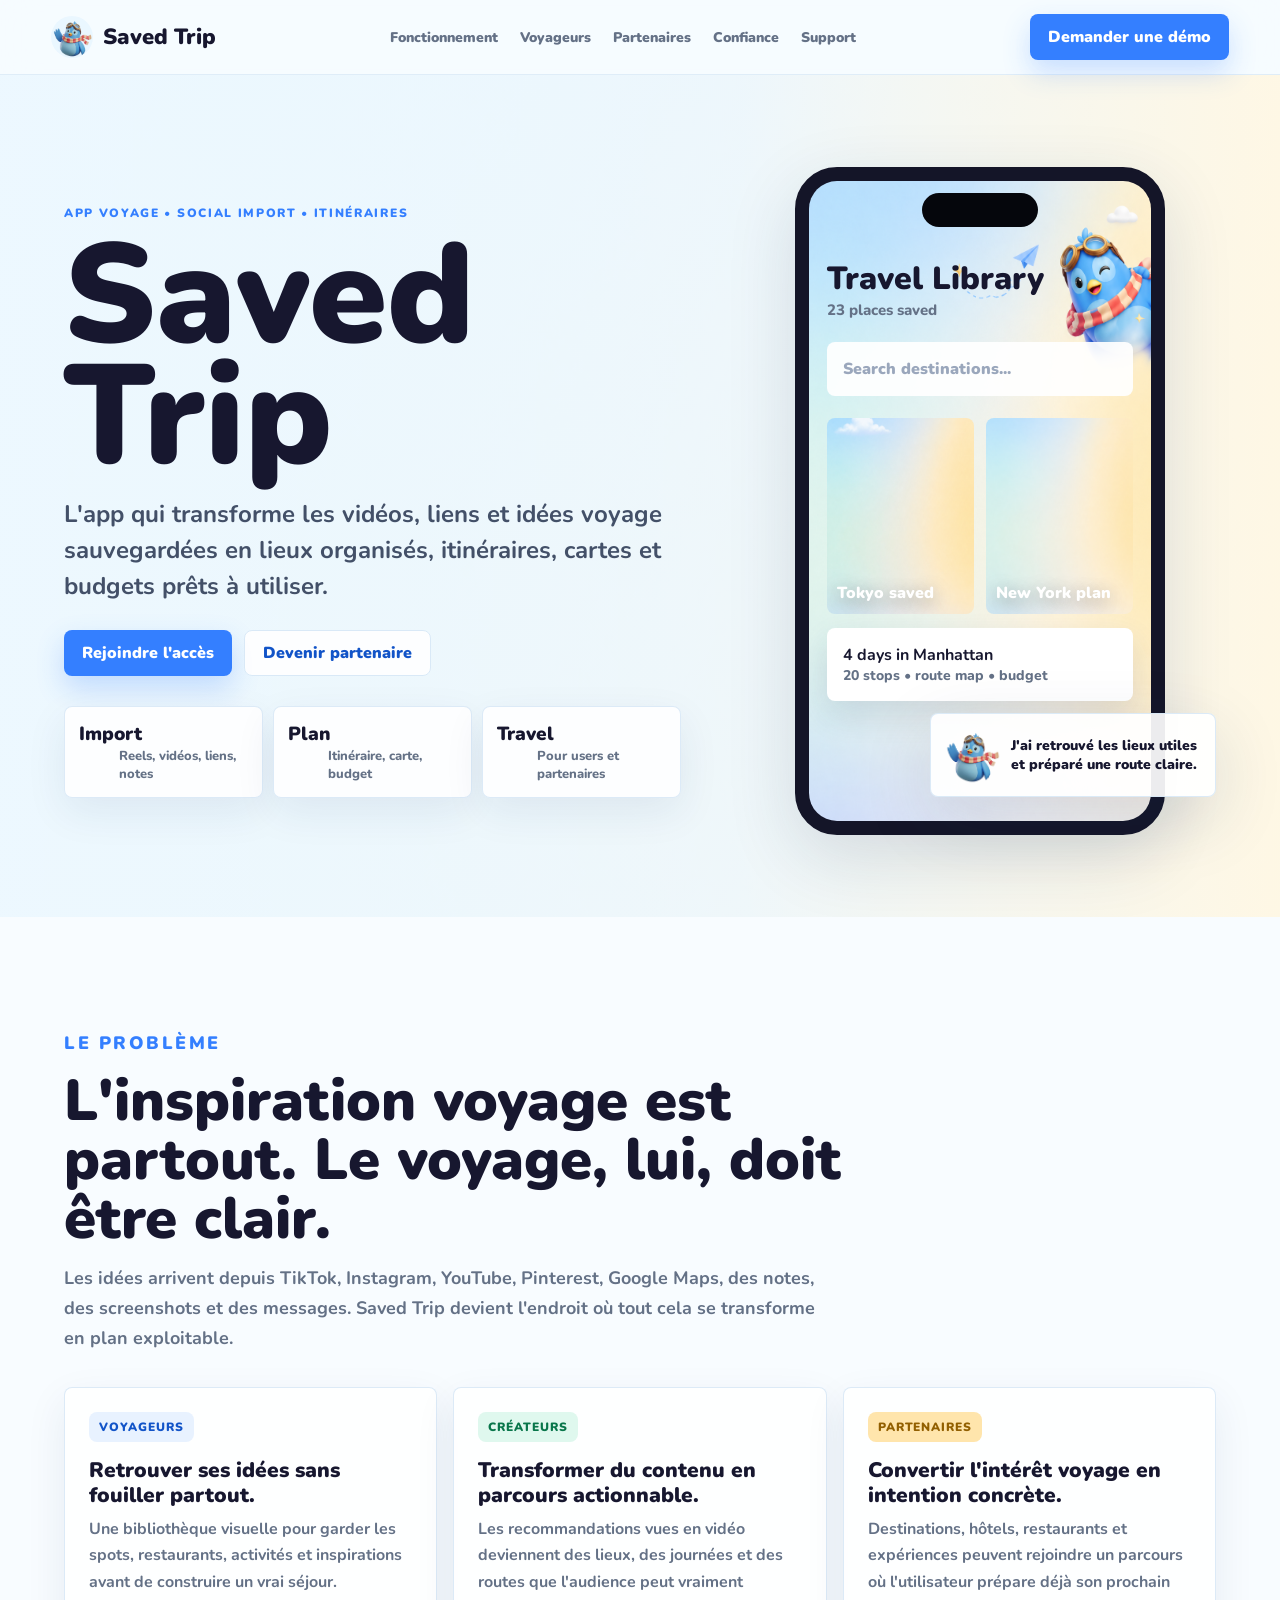
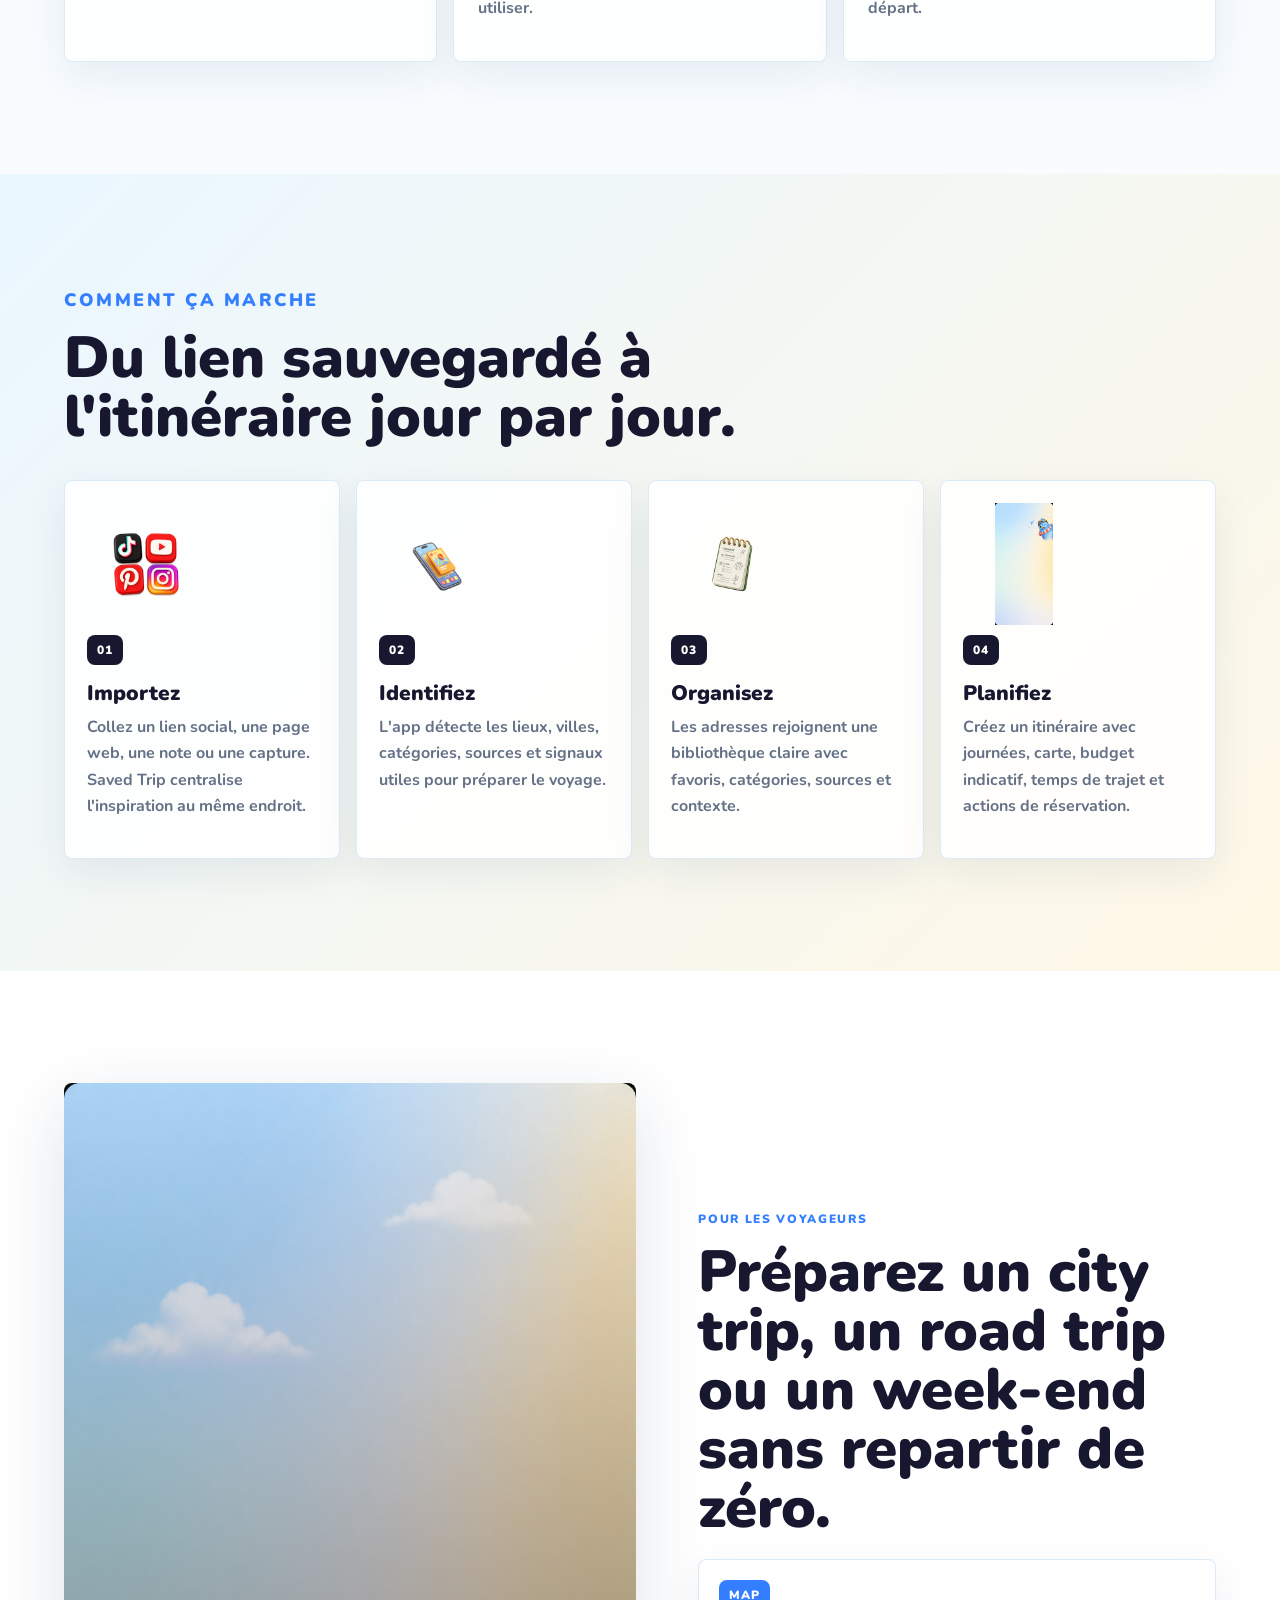
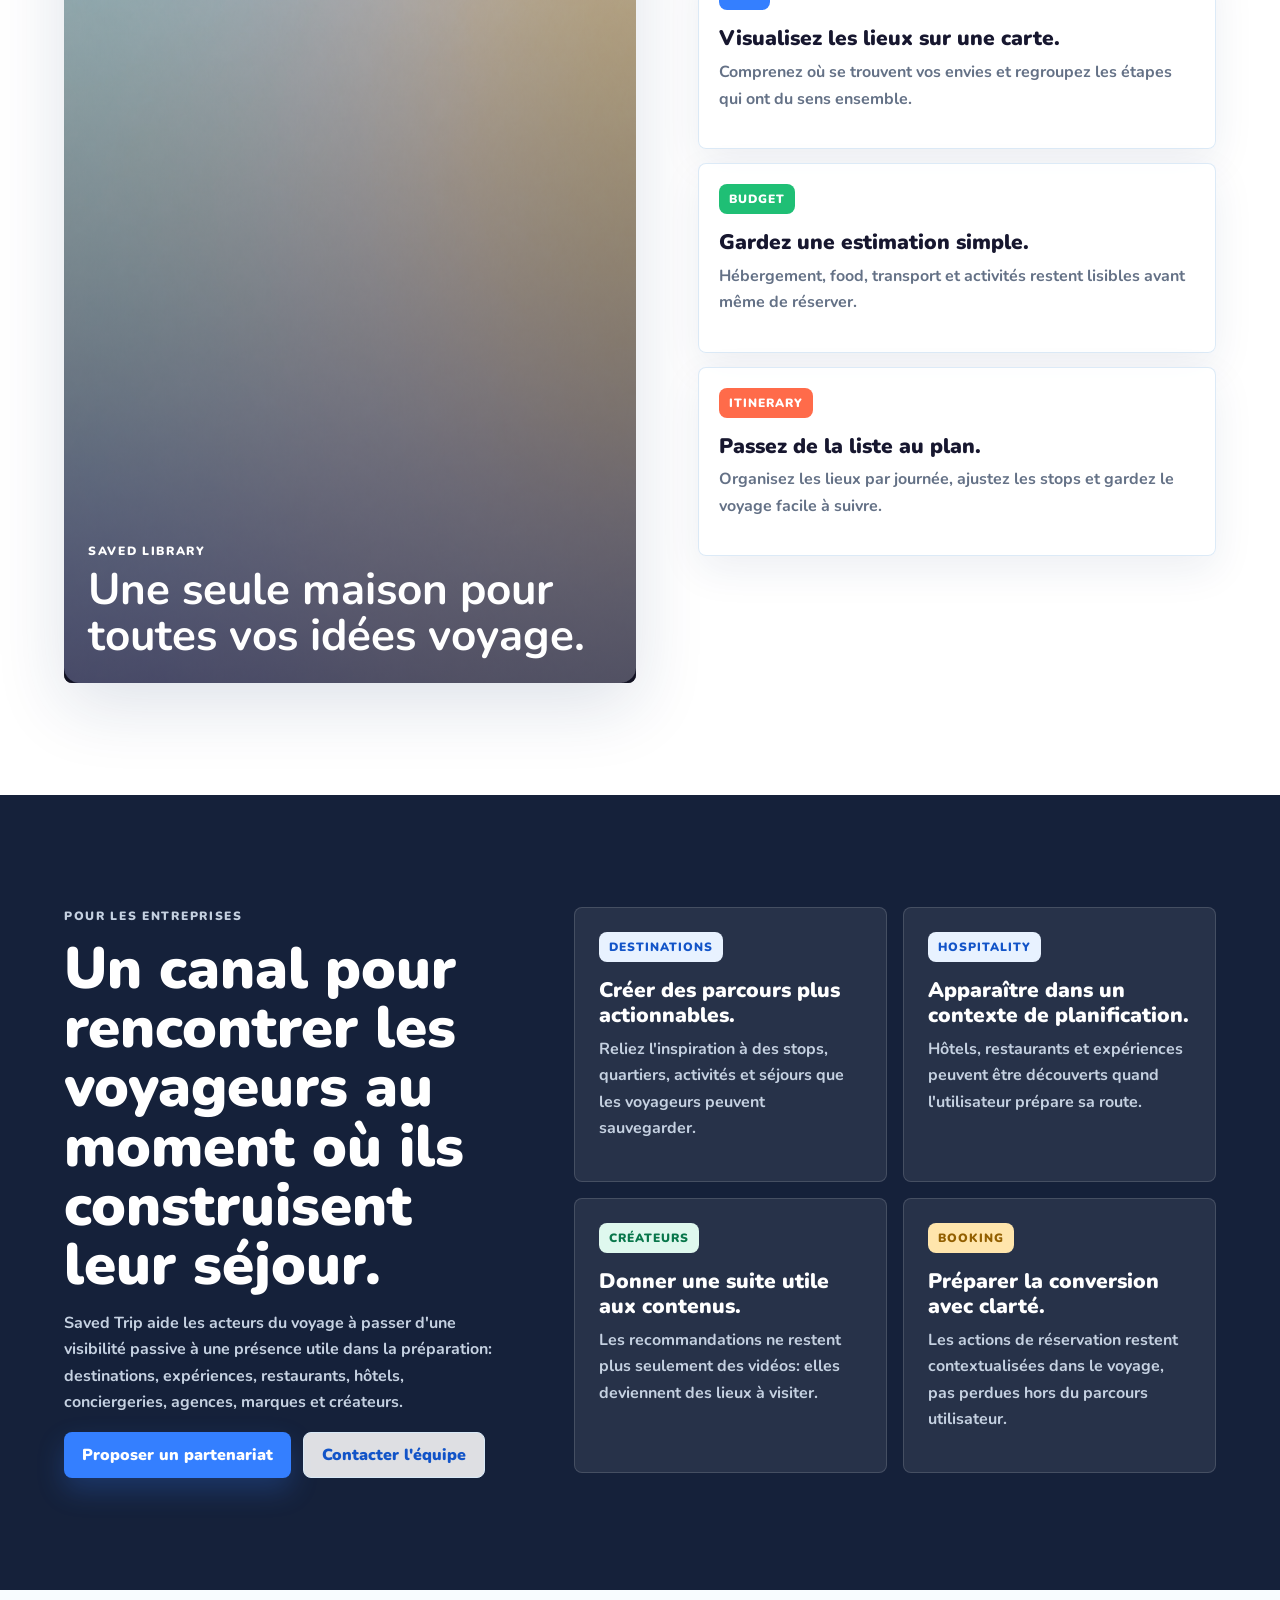
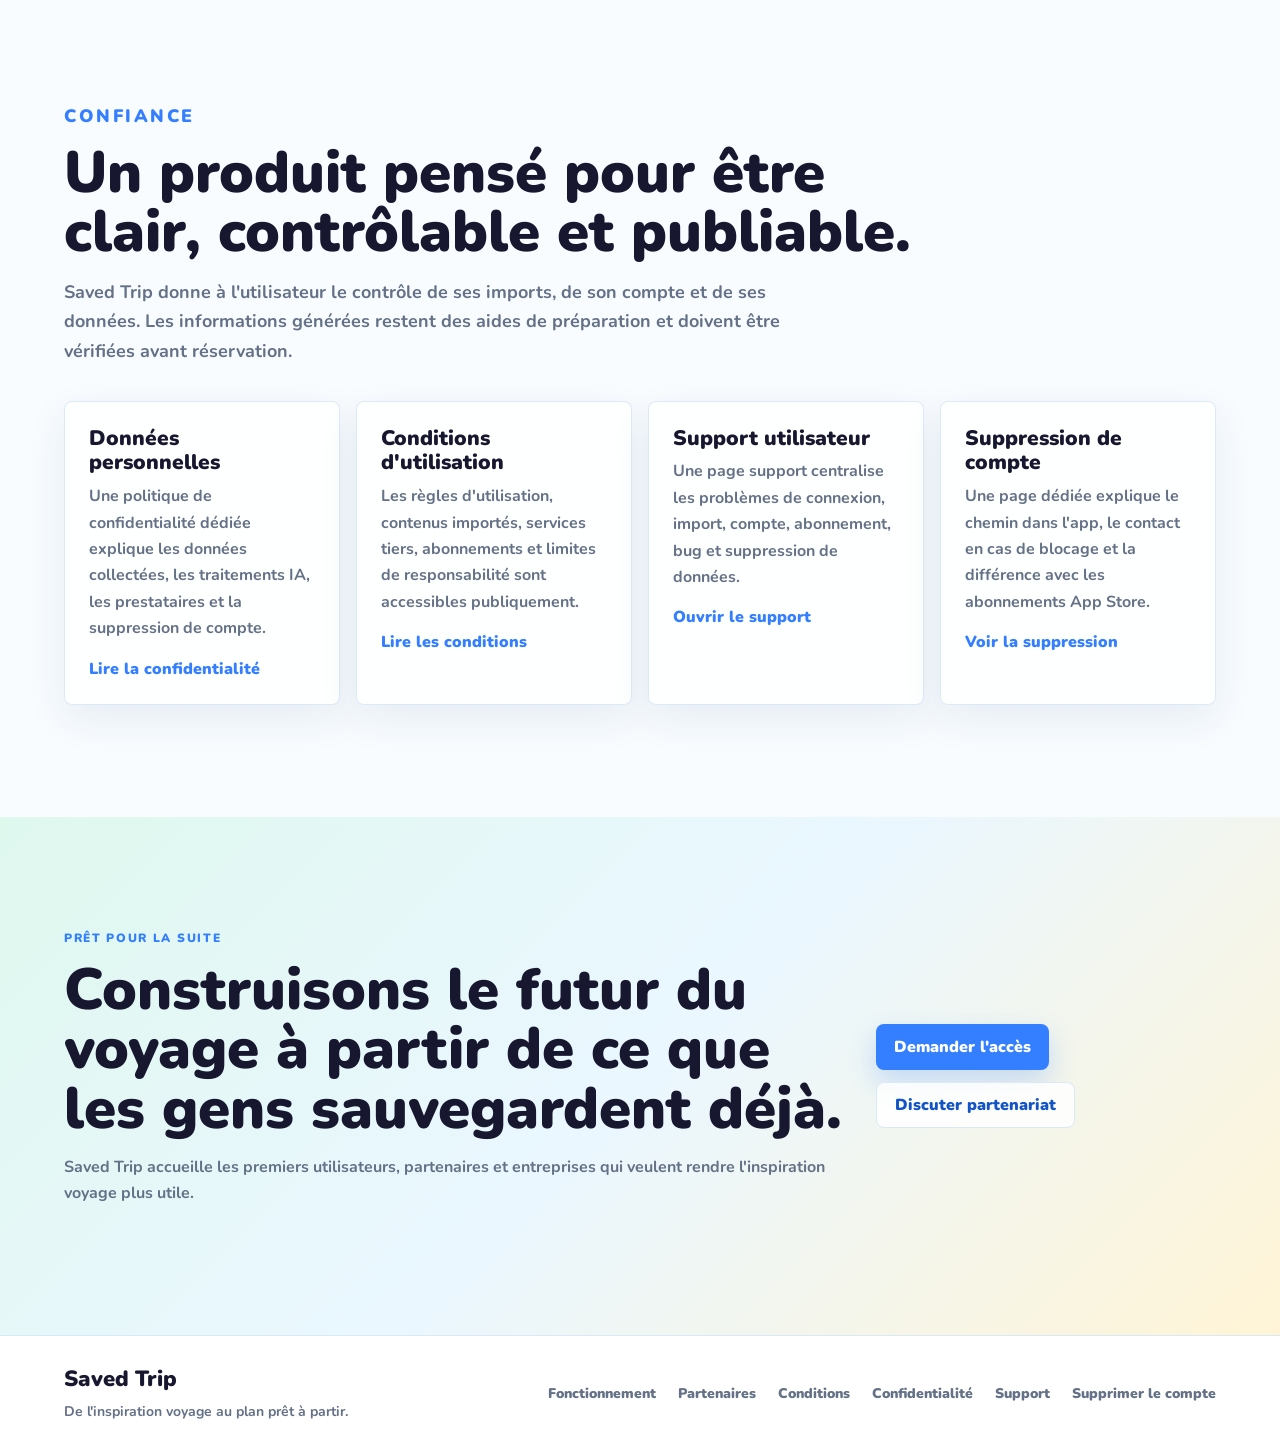
<file: index.html>
<!doctype html>
<html lang="fr">
  <head>
    <meta charset="utf-8">
    <meta name="viewport" content="width=device-width, initial-scale=1">
    <title>Saved Trip - De l'inspiration voyage au plan prêt à partir</title>
    <meta
      name="description"
      content="Saved Trip transforme vos vidéos, liens et idées sauvegardées en lieux organisés, itinéraires, cartes et budgets. Une app pour voyageurs, créateurs et partenaires travel."
    >
    <link rel="canonical" href="https://www.savedtrip.com/">
    <meta property="og:title" content="Saved Trip - Transformez vos inspirations en voyages">
    <meta
      property="og:description"
      content="Importez vos inspirations voyage, retrouvez les lieux importants et préparez un itinéraire clair avec Saved Trip."
    >
    <meta property="og:image" content="https://www.savedtrip.com/assets/import_link_background.png">
    <meta name="theme-color" content="#edf8ff">
    <link rel="icon" href="/assets/pingui_welcome.png">
    <link rel="preconnect" href="https://fonts.googleapis.com">
    <link rel="preconnect" href="https://fonts.gstatic.com" crossorigin>
    <link
      href="https://fonts.googleapis.com/css2?family=Nunito:wght@400;600;700;800;900&display=swap"
      rel="stylesheet"
    >
    <link rel="stylesheet" href="/styles.css">
  </head>
  <body>
    <header class="site-header" aria-label="Navigation principale">
      <a class="brand" href="/" aria-label="Saved Trip accueil">
        <img src="/assets/pingui_welcome.png" alt="" class="brand-mark">
        <span>Saved Trip</span>
      </a>
      <nav class="nav-links" aria-label="Sections">
        <a href="#fonctionnement">Fonctionnement</a>
        <a href="#voyageurs">Voyageurs</a>
        <a href="#partenaires">Partenaires</a>
        <a href="#confiance">Confiance</a>
        <a href="/support">Support</a>
      </nav>
      <a class="header-cta" href="mailto:support@savedtrip.com?subject=Demo%20Saved%20Trip">Demander une démo</a>
    </header>

    <main id="top">
      <section class="hero-section" aria-labelledby="hero-title">
        <img class="hero-bg" src="/assets/import_link_background.png" alt="">
        <div class="hero-content">
          <p class="kicker">APP VOYAGE • SOCIAL IMPORT • ITINÉRAIRES</p>
          <h1 id="hero-title">Saved Trip</h1>
          <p class="hero-lead">
            L'app qui transforme les vidéos, liens et idées voyage sauvegardées en lieux organisés, itinéraires, cartes et budgets prêts à utiliser.
          </p>
          <div class="hero-actions" aria-label="Actions principales">
            <a class="primary-action" href="mailto:support@savedtrip.com?subject=Acces%20Saved%20Trip">Rejoindre l'accès</a>
            <a class="secondary-action" href="#partenaires">Devenir partenaire</a>
          </div>
          <dl class="hero-proof" aria-label="Points forts Saved Trip">
            <div>
              <dt>Import</dt>
              <dd>Reels, vidéos, liens, notes</dd>
            </div>
            <div>
              <dt>Plan</dt>
              <dd>Itinéraire, carte, budget</dd>
            </div>
            <div>
              <dt>Travel</dt>
              <dd>Pour users et partenaires</dd>
            </div>
          </dl>
        </div>

        <div class="product-stage" aria-label="Aperçu produit Saved Trip">
          <div class="phone-frame">
            <div class="phone-notch"></div>
            <div class="app-screen">
              <div class="screen-top">
                <span>Travel Library</span>
                <small>23 places saved</small>
              </div>
              <div class="screen-search">Search destinations...</div>
              <div class="saved-grid">
                <article>
                  <img src="/assets/travel_library_background.png" alt="">
                  <span>Tokyo saved</span>
                </article>
                <article>
                  <img src="/assets/import_link_background.png" alt="">
                  <span>New York plan</span>
                </article>
              </div>
              <div class="trip-card">
                <strong>4 days in Manhattan</strong>
                <span>20 stops • route map • budget</span>
              </div>
            </div>
          </div>
          <div class="mascot-note">
            <img src="/assets/pingui_welcome.png" alt="">
            <span>J'ai retrouvé les lieux utiles et préparé une route claire.</span>
          </div>
        </div>
      </section>

      <section class="section problem-section" aria-labelledby="problem-title">
        <div class="section-heading">
          <p class="kicker">LE PROBLÈME</p>
          <h2 id="problem-title">L'inspiration voyage est partout. Le voyage, lui, doit être clair.</h2>
          <p>
            Les idées arrivent depuis TikTok, Instagram, YouTube, Pinterest, Google Maps, des notes, des screenshots et des messages. Saved Trip devient l'endroit où tout cela se transforme en plan exploitable.
          </p>
        </div>
        <div class="audience-grid">
          <article>
            <span class="card-label">Voyageurs</span>
            <h3>Retrouver ses idées sans fouiller partout.</h3>
            <p>Une bibliothèque visuelle pour garder les spots, restaurants, activités et inspirations avant de construire un vrai séjour.</p>
          </article>
          <article>
            <span class="card-label">Créateurs</span>
            <h3>Transformer du contenu en parcours actionnable.</h3>
            <p>Les recommandations vues en vidéo deviennent des lieux, des journées et des routes que l'audience peut vraiment utiliser.</p>
          </article>
          <article>
            <span class="card-label">Partenaires</span>
            <h3>Convertir l'intérêt voyage en intention concrète.</h3>
            <p>Destinations, hôtels, restaurants et expériences peuvent rejoindre un parcours où l'utilisateur prépare déjà son prochain départ.</p>
          </article>
        </div>
      </section>

      <section id="fonctionnement" class="section workflow-section" aria-labelledby="workflow-title">
        <div class="section-heading">
          <p class="kicker">COMMENT ÇA MARCHE</p>
          <h2 id="workflow-title">Du lien sauvegardé à l'itinéraire jour par jour.</h2>
        </div>
        <div class="workflow-grid">
          <article class="workflow-card">
            <img src="/assets/pingui_link_www.png" alt="">
            <span class="step">01</span>
            <h3>Importez</h3>
            <p>Collez un lien social, une page web, une note ou une capture. Saved Trip centralise l'inspiration au même endroit.</p>
          </article>
          <article class="workflow-card">
            <img src="/assets/pingui_screenshot_phone_pop.png" alt="">
            <span class="step">02</span>
            <h3>Identifiez</h3>
            <p>L'app détecte les lieux, villes, catégories, sources et signaux utiles pour préparer le voyage.</p>
          </article>
          <article class="workflow-card">
            <img src="/assets/pingui_notes_exact.png" alt="">
            <span class="step">03</span>
            <h3>Organisez</h3>
            <p>Les adresses rejoignent une bibliothèque claire avec favoris, catégories, sources et contexte.</p>
          </article>
          <article class="workflow-card">
            <img src="/assets/home_background_design.png" alt="">
            <span class="step">04</span>
            <h3>Planifiez</h3>
            <p>Créez un itinéraire avec journées, carte, budget indicatif, temps de trajet et actions de réservation.</p>
          </article>
        </div>
      </section>

      <section id="voyageurs" class="section product-section" aria-labelledby="product-title">
        <div class="media-panel">
          <img src="/assets/travel_library_background.png" alt="Aperçu de la bibliothèque Saved Trip">
          <div class="media-caption">
            <span>Saved Library</span>
            <strong>Une seule maison pour toutes vos idées voyage.</strong>
          </div>
        </div>
        <div class="product-copy">
          <p class="kicker">POUR LES VOYAGEURS</p>
          <h2 id="product-title">Préparez un city trip, un road trip ou un week-end sans repartir de zéro.</h2>
          <div class="feature-stack">
            <article>
              <span>Map</span>
              <h3>Visualisez les lieux sur une carte.</h3>
              <p>Comprenez où se trouvent vos envies et regroupez les étapes qui ont du sens ensemble.</p>
            </article>
            <article>
              <span>Budget</span>
              <h3>Gardez une estimation simple.</h3>
              <p>Hébergement, food, transport et activités restent lisibles avant même de réserver.</p>
            </article>
            <article>
              <span>Itinerary</span>
              <h3>Passez de la liste au plan.</h3>
              <p>Organisez les lieux par journée, ajustez les stops et gardez le voyage facile à suivre.</p>
            </article>
          </div>
        </div>
      </section>

      <section id="partenaires" class="section partner-section" aria-labelledby="partner-title">
        <div class="partner-copy">
          <p class="kicker">POUR LES ENTREPRISES</p>
          <h2 id="partner-title">Un canal pour rencontrer les voyageurs au moment où ils construisent leur séjour.</h2>
          <p>
            Saved Trip aide les acteurs du voyage à passer d'une visibilité passive à une présence utile dans la préparation: destinations, expériences, restaurants, hôtels, conciergeries, agences, marques et créateurs.
          </p>
          <div class="hero-actions">
            <a class="primary-action" href="mailto:support@savedtrip.com?subject=Partenariat%20Saved%20Trip">Proposer un partenariat</a>
            <a class="secondary-action" href="/support">Contacter l'équipe</a>
          </div>
        </div>
        <div class="business-grid">
          <article>
            <span>Destinations</span>
            <h3>Créer des parcours plus actionnables.</h3>
            <p>Reliez l'inspiration à des stops, quartiers, activités et séjours que les voyageurs peuvent sauvegarder.</p>
          </article>
          <article>
            <span>Hospitality</span>
            <h3>Apparaître dans un contexte de planification.</h3>
            <p>Hôtels, restaurants et expériences peuvent être découverts quand l'utilisateur prépare sa route.</p>
          </article>
          <article>
            <span>Créateurs</span>
            <h3>Donner une suite utile aux contenus.</h3>
            <p>Les recommandations ne restent plus seulement des vidéos: elles deviennent des lieux à visiter.</p>
          </article>
          <article>
            <span>Booking</span>
            <h3>Préparer la conversion avec clarté.</h3>
            <p>Les actions de réservation restent contextualisées dans le voyage, pas perdues hors du parcours utilisateur.</p>
          </article>
        </div>
      </section>

      <section id="confiance" class="section trust-section" aria-labelledby="trust-title">
        <div class="section-heading">
          <p class="kicker">CONFIANCE</p>
          <h2 id="trust-title">Un produit pensé pour être clair, contrôlable et publiable.</h2>
          <p>
            Saved Trip donne à l'utilisateur le contrôle de ses imports, de son compte et de ses données. Les informations générées restent des aides de préparation et doivent être vérifiées avant réservation.
          </p>
        </div>
        <div class="trust-grid">
          <article>
            <h3>Données personnelles</h3>
            <p>Une politique de confidentialité dédiée explique les données collectées, les traitements IA, les prestataires et la suppression de compte.</p>
            <a href="/privacy">Lire la confidentialité</a>
          </article>
          <article>
            <h3>Conditions d'utilisation</h3>
            <p>Les règles d'utilisation, contenus importés, services tiers, abonnements et limites de responsabilité sont accessibles publiquement.</p>
            <a href="/terms">Lire les conditions</a>
          </article>
          <article>
            <h3>Support utilisateur</h3>
            <p>Une page support centralise les problèmes de connexion, import, compte, abonnement, bug et suppression de données.</p>
            <a href="/support">Ouvrir le support</a>
          </article>
          <article>
            <h3>Suppression de compte</h3>
            <p>Une page dédiée explique le chemin dans l'app, le contact en cas de blocage et la différence avec les abonnements App Store.</p>
            <a href="/delete-account">Voir la suppression</a>
          </article>
        </div>
      </section>

      <section class="section final-cta" aria-labelledby="final-title">
        <div>
          <p class="kicker">PRÊT POUR LA SUITE</p>
          <h2 id="final-title">Construisons le futur du voyage à partir de ce que les gens sauvegardent déjà.</h2>
          <p>Saved Trip accueille les premiers utilisateurs, partenaires et entreprises qui veulent rendre l'inspiration voyage plus utile.</p>
        </div>
        <div class="final-actions">
          <a class="primary-action" href="mailto:support@savedtrip.com?subject=Acces%20Saved%20Trip">Demander l'accès</a>
          <a class="secondary-action" href="mailto:support@savedtrip.com?subject=Partenariat%20Saved%20Trip">Discuter partenariat</a>
        </div>
      </section>
    </main>

    <footer class="site-footer">
      <div>
        <a class="footer-brand" href="/">Saved Trip</a>
        <p>De l'inspiration voyage au plan prêt à partir.</p>
      </div>
      <nav class="footer-links" aria-label="Pages publiques">
        <a href="#fonctionnement">Fonctionnement</a>
        <a href="#partenaires">Partenaires</a>
        <a href="/terms">Conditions</a>
        <a href="/privacy">Confidentialité</a>
        <a href="/support">Support</a>
        <a href="/delete-account">Supprimer le compte</a>
      </nav>
    </footer>
  </body>
</html>
</file>
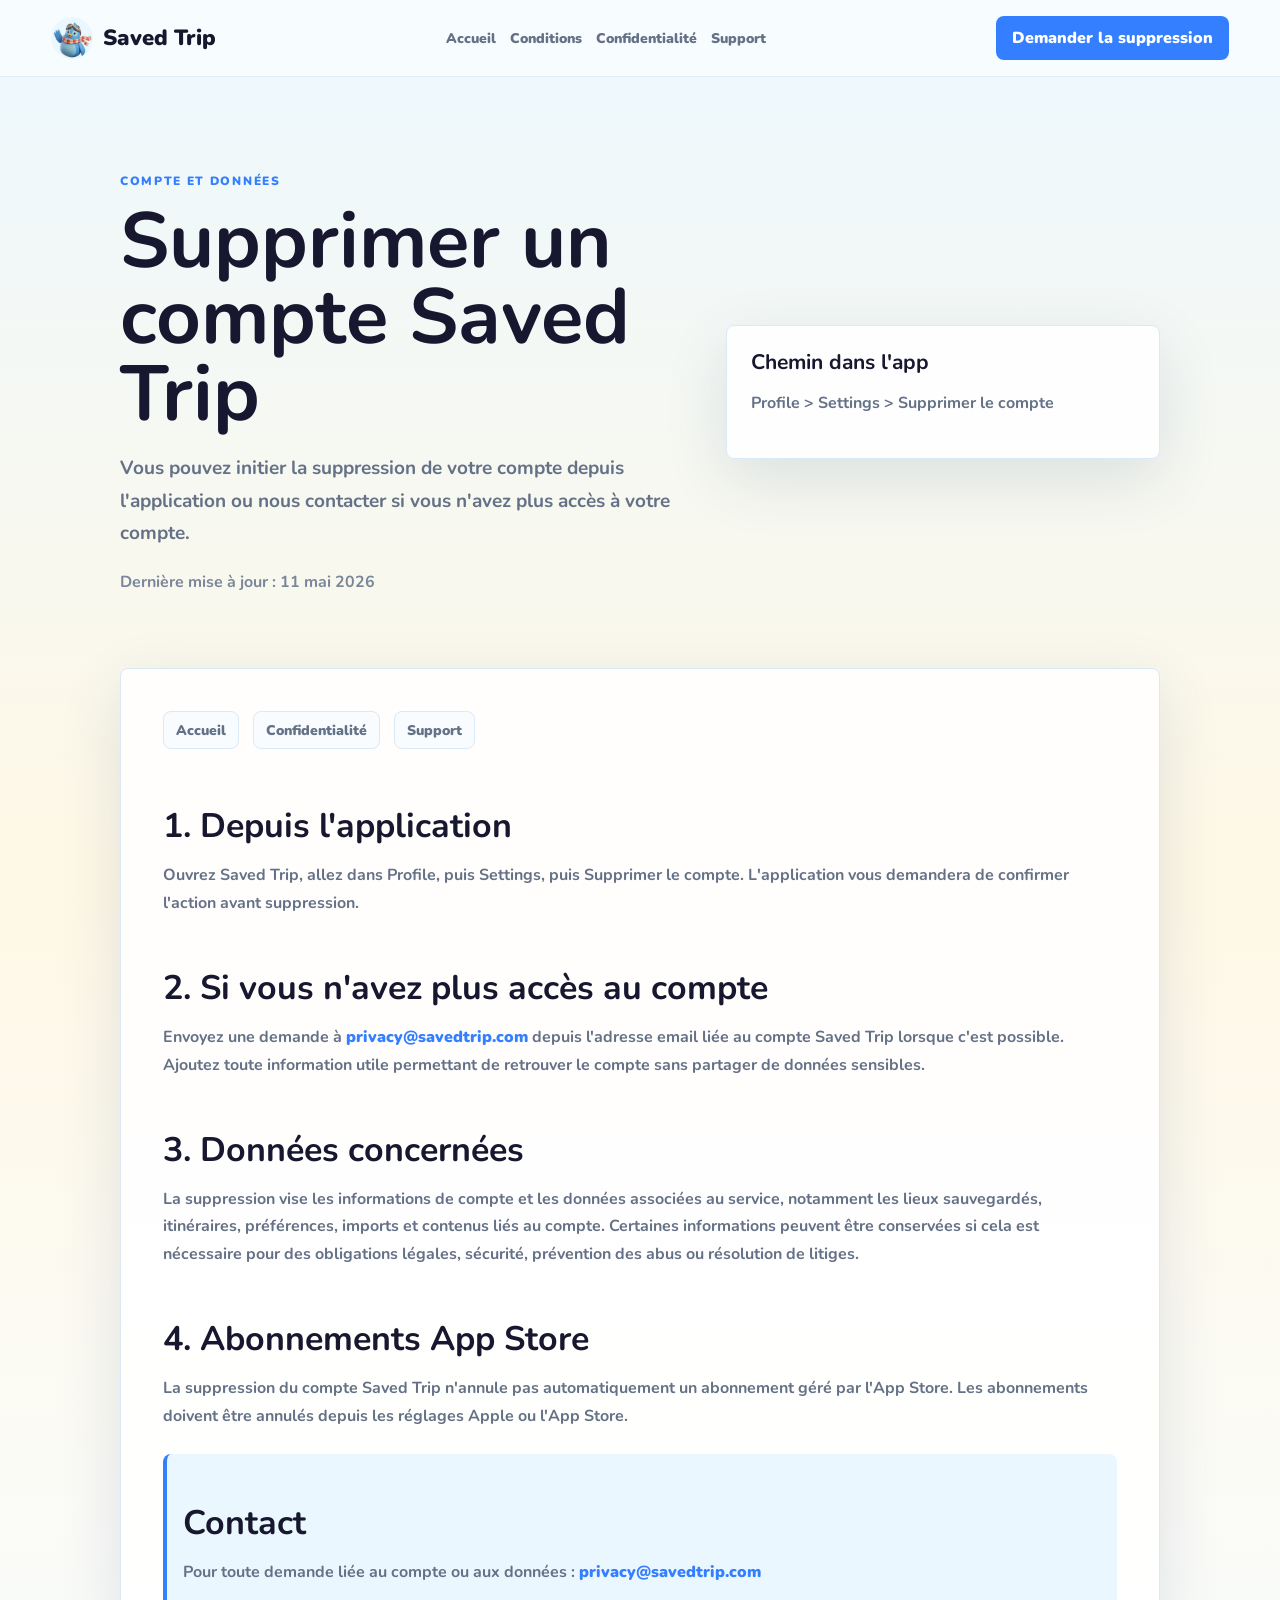
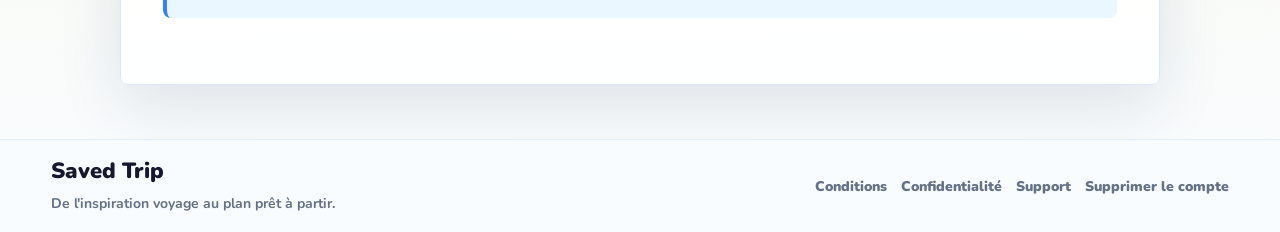
<file: delete-account.html>
<!doctype html>
<html lang="fr">
  <head>
    <meta charset="utf-8">
    <meta name="viewport" content="width=device-width, initial-scale=1">
    <title>Suppression de compte | Saved Trip</title>
    <meta name="description" content="Instructions publiques pour supprimer un compte Saved Trip et demander la suppression des données associées.">
    <link rel="canonical" href="https://www.savedtrip.com/delete-account">
    <link rel="icon" href="/assets/pingui_welcome.png">
    <link rel="preconnect" href="https://fonts.googleapis.com">
    <link rel="preconnect" href="https://fonts.gstatic.com" crossorigin>
    <link href="https://fonts.googleapis.com/css2?family=Nunito:wght@400;600;700;800;900&display=swap" rel="stylesheet">
    <link rel="stylesheet" href="/legal.css">
  </head>
  <body>
    <header class="site-header">
      <a class="brand" href="/">
        <img src="/assets/pingui_welcome.png" alt="">
        <span>Saved Trip</span>
      </a>
      <nav class="nav-links" aria-label="Navigation">
        <a href="/">Accueil</a>
        <a href="/terms">Conditions</a>
        <a href="/privacy">Confidentialité</a>
        <a href="/support">Support</a>
      </nav>
      <a class="header-cta" href="mailto:privacy@savedtrip.com?subject=Suppression%20compte%20Saved%20Trip">Demander la suppression</a>
    </header>

    <main>
      <section class="wrap hero">
        <div class="hero-grid">
          <div>
            <p class="eyebrow">Compte et données</p>
            <h1>Supprimer un compte Saved Trip</h1>
            <p class="lead">
              Vous pouvez initier la suppression de votre compte depuis l'application ou nous contacter si vous n'avez plus accès à votre compte.
            </p>
            <p class="meta">Dernière mise à jour : 11 mai 2026</p>
          </div>
          <aside class="hero-card">
            <h3>Chemin dans l'app</h3>
            <p>Profile &gt; Settings &gt; Supprimer le compte</p>
          </aside>
        </div>
      </section>

      <article class="wrap content-card">
        <nav class="top-links" aria-label="Pages publiques">
          <a class="chip" href="/">Accueil</a>
          <a class="chip" href="/privacy">Confidentialité</a>
          <a class="chip" href="/support">Support</a>
        </nav>

        <section class="section">
          <h2>1. Depuis l'application</h2>
          <p>
            Ouvrez Saved Trip, allez dans Profile, puis Settings, puis Supprimer le compte. L'application vous demandera de confirmer l'action avant suppression.
          </p>
        </section>

        <section class="section">
          <h2>2. Si vous n'avez plus accès au compte</h2>
          <p>
            Envoyez une demande à <a href="mailto:privacy@savedtrip.com?subject=Suppression%20compte%20Saved%20Trip">privacy@savedtrip.com</a> depuis l'adresse email liée au compte Saved Trip lorsque c'est possible. Ajoutez toute information utile permettant de retrouver le compte sans partager de données sensibles.
          </p>
        </section>

        <section class="section">
          <h2>3. Données concernées</h2>
          <p>
            La suppression vise les informations de compte et les données associées au service, notamment les lieux sauvegardés, itinéraires, préférences, imports et contenus liés au compte. Certaines informations peuvent être conservées si cela est nécessaire pour des obligations légales, sécurité, prévention des abus ou résolution de litiges.
          </p>
        </section>

        <section class="section">
          <h2>4. Abonnements App Store</h2>
          <p>
            La suppression du compte Saved Trip n'annule pas automatiquement un abonnement géré par l'App Store. Les abonnements doivent être annulés depuis les réglages Apple ou l'App Store.
          </p>
        </section>

        <section class="notice">
          <h2>Contact</h2>
          <p>
            Pour toute demande liée au compte ou aux données : <a href="mailto:privacy@savedtrip.com">privacy@savedtrip.com</a>
          </p>
        </section>
      </article>
    </main>

    <footer class="site-footer">
      <div>
        <a class="footer-brand" href="/">Saved Trip</a>
        <p>De l'inspiration voyage au plan prêt à partir.</p>
      </div>
      <nav class="footer-links" aria-label="Pages publiques">
        <a href="/terms">Conditions</a>
        <a href="/privacy">Confidentialité</a>
        <a href="/support">Support</a>
        <a href="/delete-account">Supprimer le compte</a>
      </nav>
    </footer>
  </body>
</html>
</file>
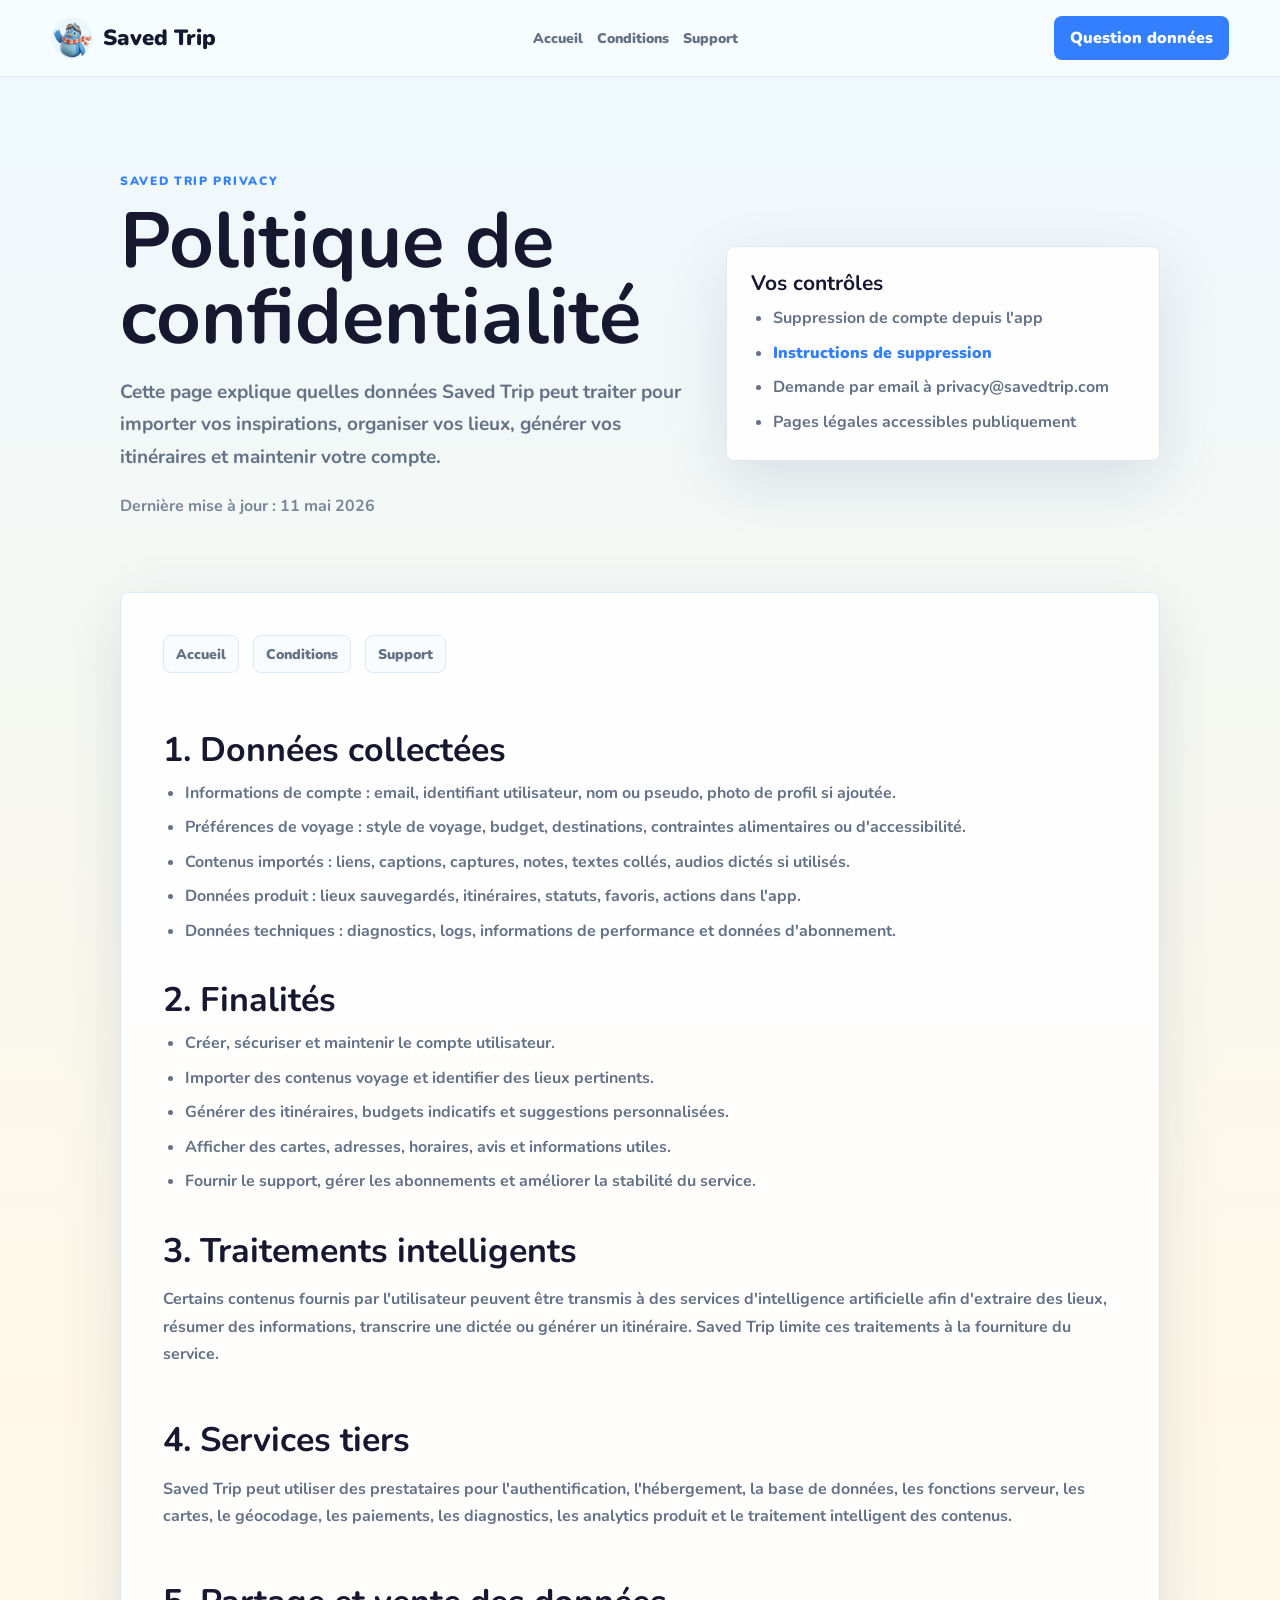
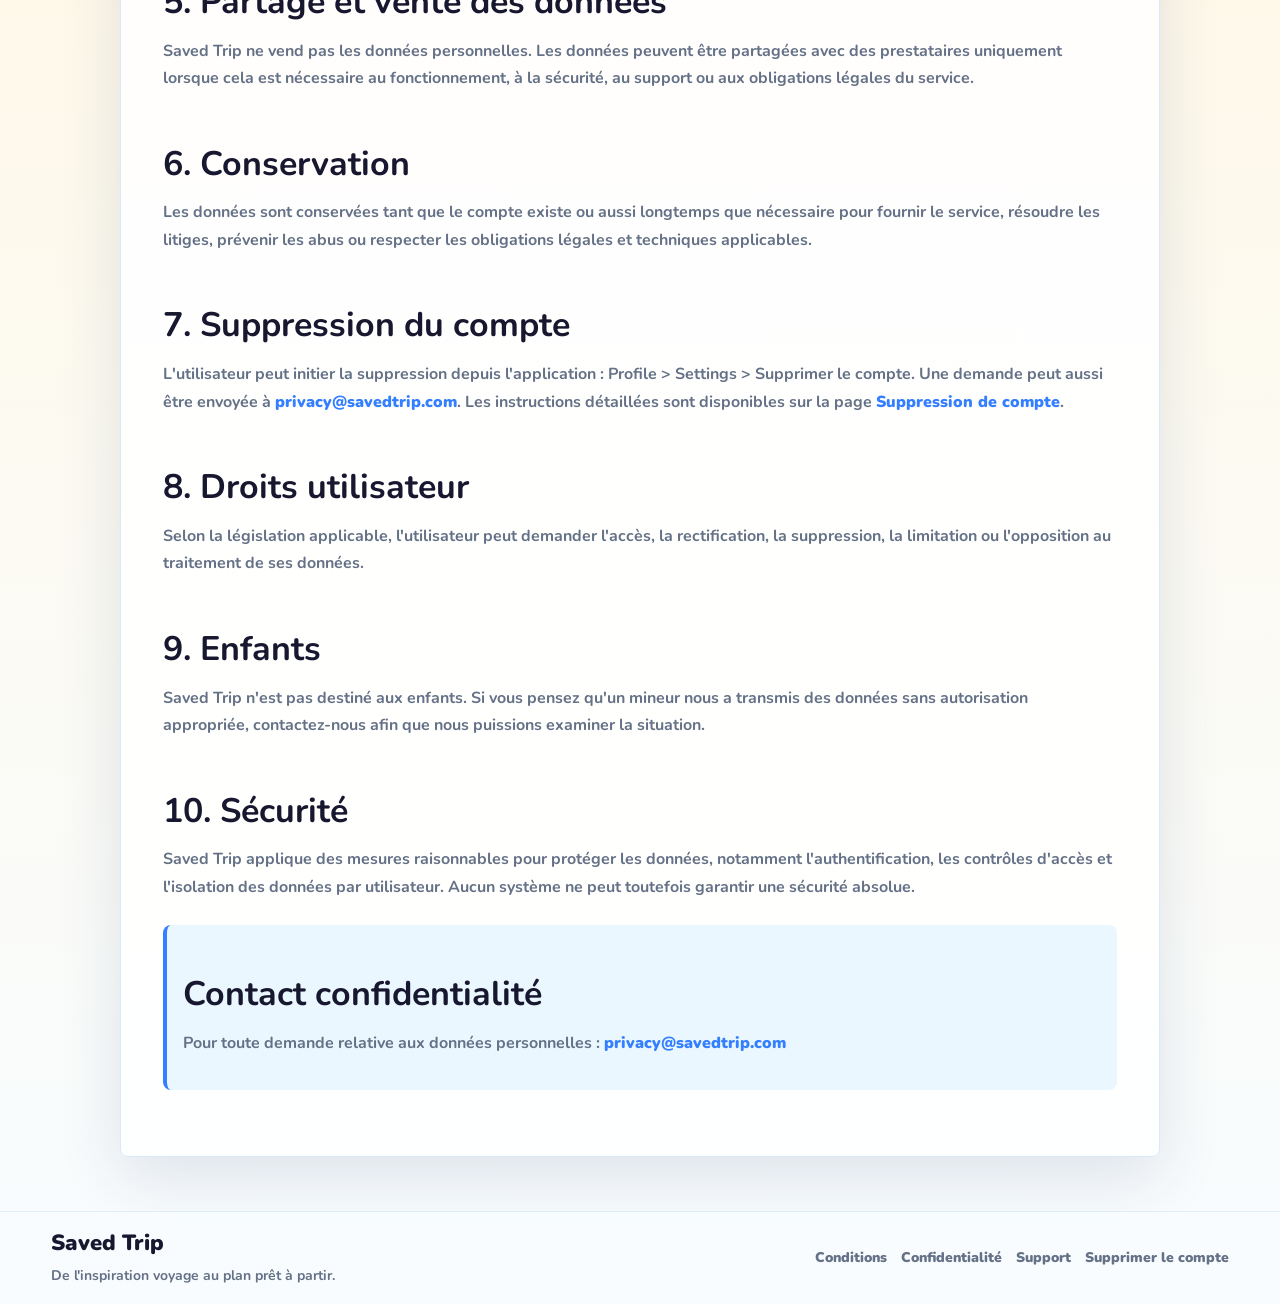
<file: privacy.html>
<!doctype html>
<html lang="fr">
  <head>
    <meta charset="utf-8">
    <meta name="viewport" content="width=device-width, initial-scale=1">
    <title>Politique de confidentialité | Saved Trip</title>
    <meta name="description" content="Politique de confidentialité de Saved Trip.">
    <link rel="canonical" href="https://www.savedtrip.com/privacy">
    <link rel="icon" href="/assets/pingui_welcome.png">
    <link rel="preconnect" href="https://fonts.googleapis.com">
    <link rel="preconnect" href="https://fonts.gstatic.com" crossorigin>
    <link href="https://fonts.googleapis.com/css2?family=Nunito:wght@400;600;700;800;900&display=swap" rel="stylesheet">
    <link rel="stylesheet" href="/legal.css">
  </head>
  <body>
    <header class="site-header">
      <a class="brand" href="/">
        <img src="/assets/pingui_welcome.png" alt="">
        <span>Saved Trip</span>
      </a>
      <nav class="nav-links" aria-label="Navigation">
        <a href="/">Accueil</a>
        <a href="/terms">Conditions</a>
        <a href="/support">Support</a>
      </nav>
      <a class="header-cta" href="mailto:privacy@savedtrip.com?subject=Confidentialite%20Saved%20Trip">Question données</a>
    </header>

    <main>
      <section class="wrap hero">
        <div class="hero-grid">
          <div>
            <p class="eyebrow">Saved Trip Privacy</p>
            <h1>Politique de confidentialité</h1>
            <p class="lead">
              Cette page explique quelles données Saved Trip peut traiter pour importer vos inspirations, organiser vos lieux, générer vos itinéraires et maintenir votre compte.
            </p>
            <p class="meta">Dernière mise à jour : 11 mai 2026</p>
          </div>
          <aside class="hero-card">
            <h3>Vos contrôles</h3>
            <ul>
              <li>Suppression de compte depuis l'app</li>
              <li><a href="/delete-account">Instructions de suppression</a></li>
              <li>Demande par email à privacy@savedtrip.com</li>
              <li>Pages légales accessibles publiquement</li>
            </ul>
          </aside>
        </div>
      </section>

      <article class="wrap content-card">
        <nav class="top-links" aria-label="Pages publiques">
          <a class="chip" href="/">Accueil</a>
          <a class="chip" href="/terms">Conditions</a>
          <a class="chip" href="/support">Support</a>
        </nav>

        <section class="section">
          <h2>1. Données collectées</h2>
          <ul>
            <li>Informations de compte : email, identifiant utilisateur, nom ou pseudo, photo de profil si ajoutée.</li>
            <li>Préférences de voyage : style de voyage, budget, destinations, contraintes alimentaires ou d'accessibilité.</li>
            <li>Contenus importés : liens, captions, captures, notes, textes collés, audios dictés si utilisés.</li>
            <li>Données produit : lieux sauvegardés, itinéraires, statuts, favoris, actions dans l'app.</li>
            <li>Données techniques : diagnostics, logs, informations de performance et données d'abonnement.</li>
          </ul>
        </section>

        <section class="section">
          <h2>2. Finalités</h2>
          <ul>
            <li>Créer, sécuriser et maintenir le compte utilisateur.</li>
            <li>Importer des contenus voyage et identifier des lieux pertinents.</li>
            <li>Générer des itinéraires, budgets indicatifs et suggestions personnalisées.</li>
            <li>Afficher des cartes, adresses, horaires, avis et informations utiles.</li>
            <li>Fournir le support, gérer les abonnements et améliorer la stabilité du service.</li>
          </ul>
        </section>

        <section class="section">
          <h2>3. Traitements intelligents</h2>
          <p>
            Certains contenus fournis par l'utilisateur peuvent être transmis à des services d'intelligence artificielle afin d'extraire des lieux, résumer des informations, transcrire une dictée ou générer un itinéraire. Saved Trip limite ces traitements à la fourniture du service.
          </p>
        </section>

        <section class="section">
          <h2>4. Services tiers</h2>
          <p>
            Saved Trip peut utiliser des prestataires pour l'authentification, l'hébergement, la base de données, les fonctions serveur, les cartes, le géocodage, les paiements, les diagnostics, les analytics produit et le traitement intelligent des contenus.
          </p>
        </section>

        <section class="section">
          <h2>5. Partage et vente des données</h2>
          <p>
            Saved Trip ne vend pas les données personnelles. Les données peuvent être partagées avec des prestataires uniquement lorsque cela est nécessaire au fonctionnement, à la sécurité, au support ou aux obligations légales du service.
          </p>
        </section>

        <section class="section">
          <h2>6. Conservation</h2>
          <p>
            Les données sont conservées tant que le compte existe ou aussi longtemps que nécessaire pour fournir le service, résoudre les litiges, prévenir les abus ou respecter les obligations légales et techniques applicables.
          </p>
        </section>

        <section class="section">
          <h2>7. Suppression du compte</h2>
          <p>
            L'utilisateur peut initier la suppression depuis l'application : Profile &gt; Settings &gt; Supprimer le compte. Une demande peut aussi être envoyée à <a href="mailto:privacy@savedtrip.com">privacy@savedtrip.com</a>. Les instructions détaillées sont disponibles sur la page <a href="/delete-account">Suppression de compte</a>.
          </p>
        </section>

        <section class="section">
          <h2>8. Droits utilisateur</h2>
          <p>
            Selon la législation applicable, l'utilisateur peut demander l'accès, la rectification, la suppression, la limitation ou l'opposition au traitement de ses données.
          </p>
        </section>

        <section class="section">
          <h2>9. Enfants</h2>
          <p>
            Saved Trip n'est pas destiné aux enfants. Si vous pensez qu'un mineur nous a transmis des données sans autorisation appropriée, contactez-nous afin que nous puissions examiner la situation.
          </p>
        </section>

        <section class="section">
          <h2>10. Sécurité</h2>
          <p>
            Saved Trip applique des mesures raisonnables pour protéger les données, notamment l'authentification, les contrôles d'accès et l'isolation des données par utilisateur. Aucun système ne peut toutefois garantir une sécurité absolue.
          </p>
        </section>

        <section class="notice">
          <h2>Contact confidentialité</h2>
          <p>Pour toute demande relative aux données personnelles : <a href="mailto:privacy@savedtrip.com">privacy@savedtrip.com</a></p>
        </section>
      </article>
    </main>

    <footer class="site-footer">
      <div>
        <a class="footer-brand" href="/">Saved Trip</a>
        <p>De l'inspiration voyage au plan prêt à partir.</p>
      </div>
      <nav class="footer-links" aria-label="Pages publiques">
        <a href="/terms">Conditions</a>
        <a href="/privacy">Confidentialité</a>
        <a href="/support">Support</a>
        <a href="/delete-account">Supprimer le compte</a>
      </nav>
    </footer>
  </body>
</html>
</file>
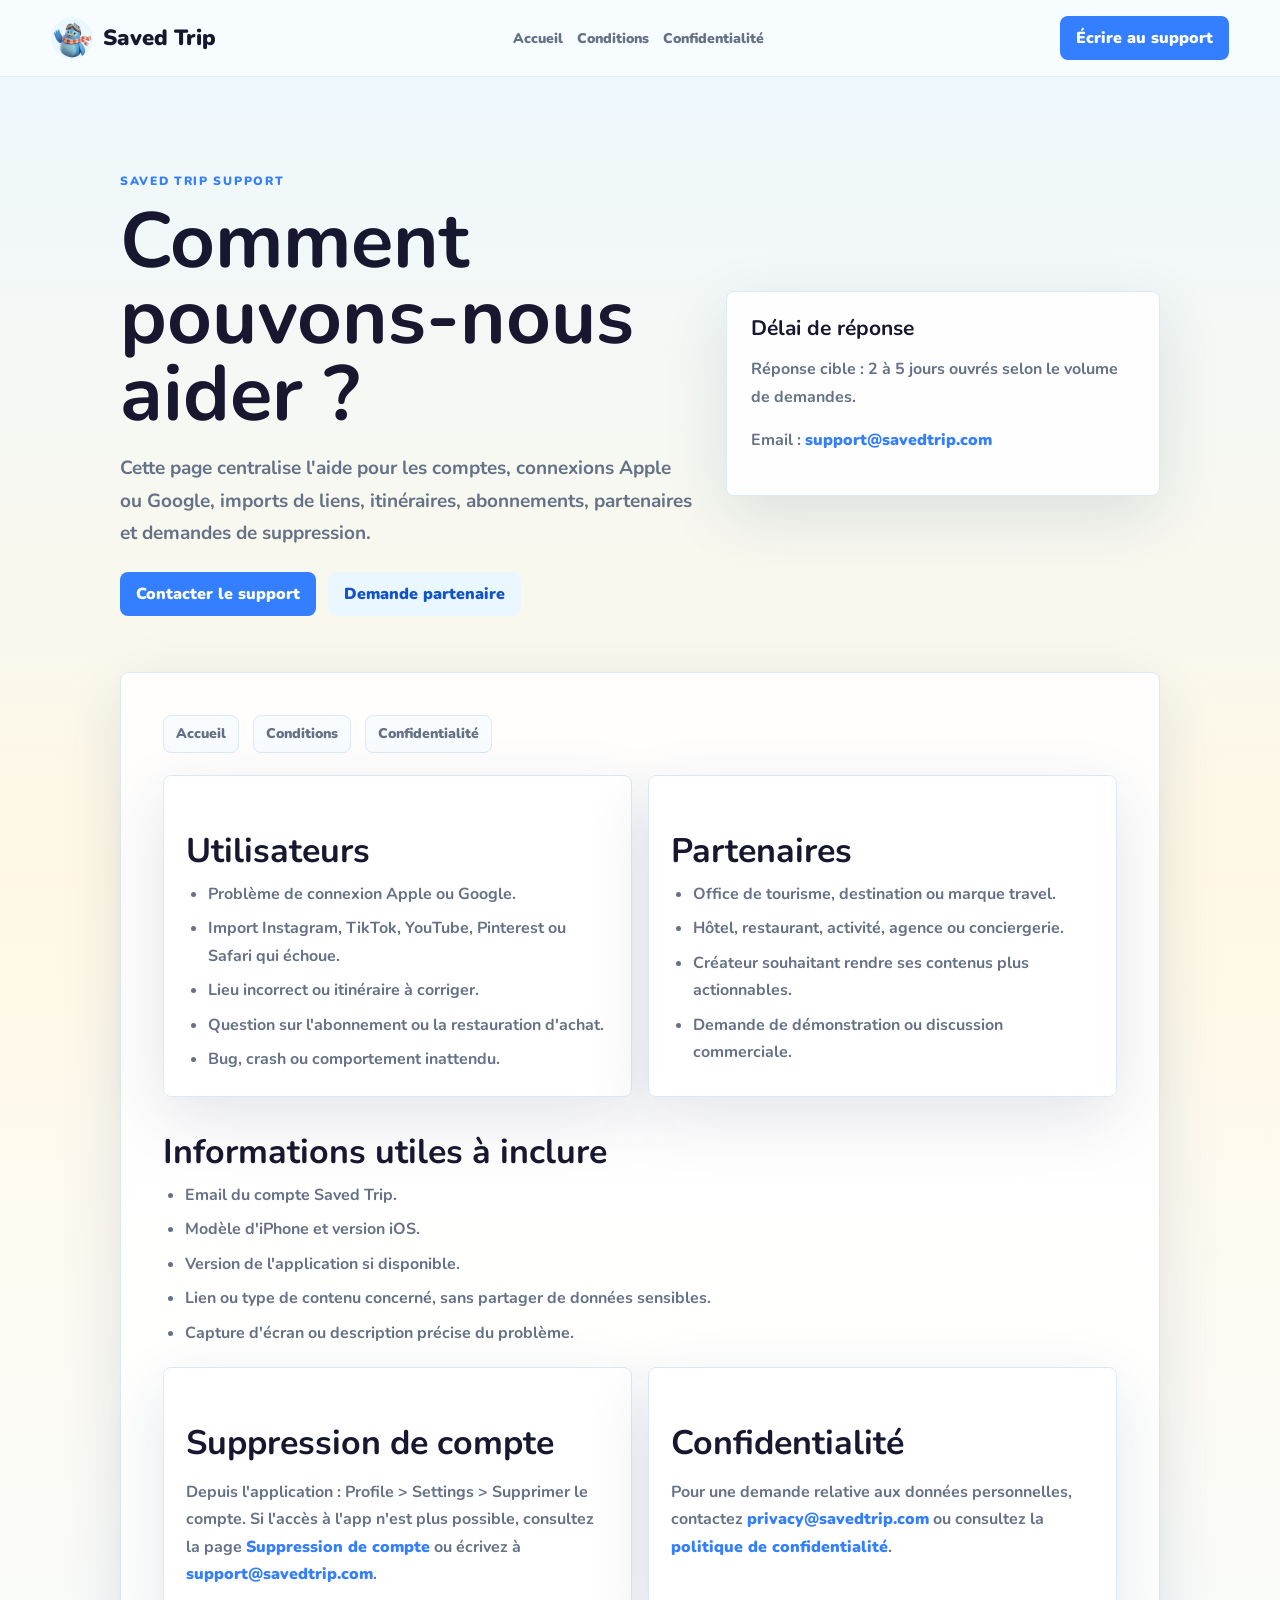
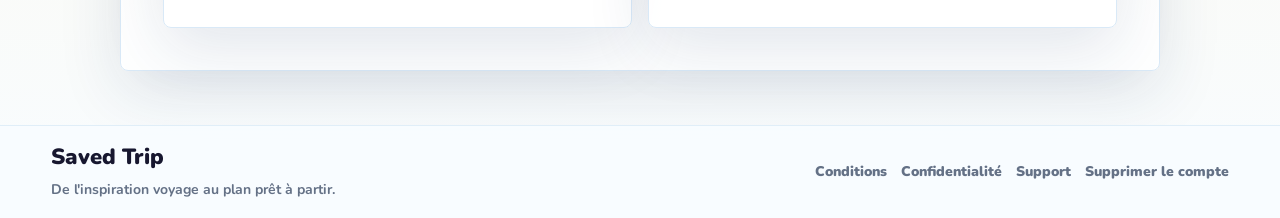
<file: support.html>
<!doctype html>
<html lang="fr">
  <head>
    <meta charset="utf-8">
    <meta name="viewport" content="width=device-width, initial-scale=1">
    <title>Support | Saved Trip</title>
    <meta name="description" content="Support officiel de Saved Trip pour les utilisateurs, partenaires et demandes liées au compte.">
    <link rel="canonical" href="https://www.savedtrip.com/support">
    <link rel="icon" href="/assets/pingui_welcome.png">
    <link rel="preconnect" href="https://fonts.googleapis.com">
    <link rel="preconnect" href="https://fonts.gstatic.com" crossorigin>
    <link href="https://fonts.googleapis.com/css2?family=Nunito:wght@400;600;700;800;900&display=swap" rel="stylesheet">
    <link rel="stylesheet" href="/legal.css">
  </head>
  <body>
    <header class="site-header">
      <a class="brand" href="/">
        <img src="/assets/pingui_welcome.png" alt="">
        <span>Saved Trip</span>
      </a>
      <nav class="nav-links" aria-label="Navigation">
        <a href="/">Accueil</a>
        <a href="/terms">Conditions</a>
        <a href="/privacy">Confidentialité</a>
      </nav>
      <a class="header-cta" href="mailto:support@savedtrip.com?subject=Support%20Saved%20Trip">Écrire au support</a>
    </header>

    <main>
      <section class="wrap hero">
        <div class="hero-grid">
          <div>
            <p class="eyebrow">Saved Trip Support</p>
            <h1>Comment pouvons-nous aider ?</h1>
            <p class="lead">
              Cette page centralise l'aide pour les comptes, connexions Apple ou Google, imports de liens, itinéraires, abonnements, partenaires et demandes de suppression.
            </p>
            <div class="actions">
              <a class="button" href="mailto:support@savedtrip.com?subject=Support%20Saved%20Trip">Contacter le support</a>
              <a class="button secondary" href="mailto:support@savedtrip.com?subject=Partenariat%20Saved%20Trip">Demande partenaire</a>
            </div>
          </div>
          <aside class="hero-card">
            <h3>Délai de réponse</h3>
            <p>Réponse cible : 2 à 5 jours ouvrés selon le volume de demandes.</p>
            <p>Email : <a href="mailto:support@savedtrip.com">support@savedtrip.com</a></p>
          </aside>
        </div>
      </section>

      <section class="wrap content-card">
        <nav class="top-links" aria-label="Pages publiques">
          <a class="chip" href="/">Accueil</a>
          <a class="chip" href="/terms">Conditions</a>
          <a class="chip" href="/privacy">Confidentialité</a>
        </nav>

        <div class="support-grid">
          <article class="support-card">
            <h2>Utilisateurs</h2>
            <ul>
              <li>Problème de connexion Apple ou Google.</li>
              <li>Import Instagram, TikTok, YouTube, Pinterest ou Safari qui échoue.</li>
              <li>Lieu incorrect ou itinéraire à corriger.</li>
              <li>Question sur l'abonnement ou la restauration d'achat.</li>
              <li>Bug, crash ou comportement inattendu.</li>
            </ul>
          </article>

          <article class="support-card">
            <h2>Partenaires</h2>
            <ul>
              <li>Office de tourisme, destination ou marque travel.</li>
              <li>Hôtel, restaurant, activité, agence ou conciergerie.</li>
              <li>Créateur souhaitant rendre ses contenus plus actionnables.</li>
              <li>Demande de démonstration ou discussion commerciale.</li>
            </ul>
          </article>
        </div>

        <section class="section">
          <h2>Informations utiles à inclure</h2>
          <ul>
            <li>Email du compte Saved Trip.</li>
            <li>Modèle d'iPhone et version iOS.</li>
            <li>Version de l'application si disponible.</li>
            <li>Lien ou type de contenu concerné, sans partager de données sensibles.</li>
            <li>Capture d'écran ou description précise du problème.</li>
          </ul>
        </section>

        <section class="section-grid">
          <article class="panel">
            <h2>Suppression de compte</h2>
            <p>
              Depuis l'application : Profile &gt; Settings &gt; Supprimer le compte. Si l'accès à l'app n'est plus possible, consultez la page <a href="/delete-account">Suppression de compte</a> ou écrivez à <a href="mailto:support@savedtrip.com?subject=Suppression%20de%20compte%20Saved%20Trip">support@savedtrip.com</a>.
            </p>
          </article>
          <article class="panel">
            <h2>Confidentialité</h2>
            <p>
              Pour une demande relative aux données personnelles, contactez <a href="mailto:privacy@savedtrip.com">privacy@savedtrip.com</a> ou consultez la <a href="/privacy">politique de confidentialité</a>.
            </p>
          </article>
        </section>
      </section>
    </main>

    <footer class="site-footer">
      <div>
        <a class="footer-brand" href="/">Saved Trip</a>
        <p>De l'inspiration voyage au plan prêt à partir.</p>
      </div>
      <nav class="footer-links" aria-label="Pages publiques">
        <a href="/terms">Conditions</a>
        <a href="/privacy">Confidentialité</a>
        <a href="/support">Support</a>
        <a href="/delete-account">Supprimer le compte</a>
      </nav>
    </footer>
  </body>
</html>
</file>
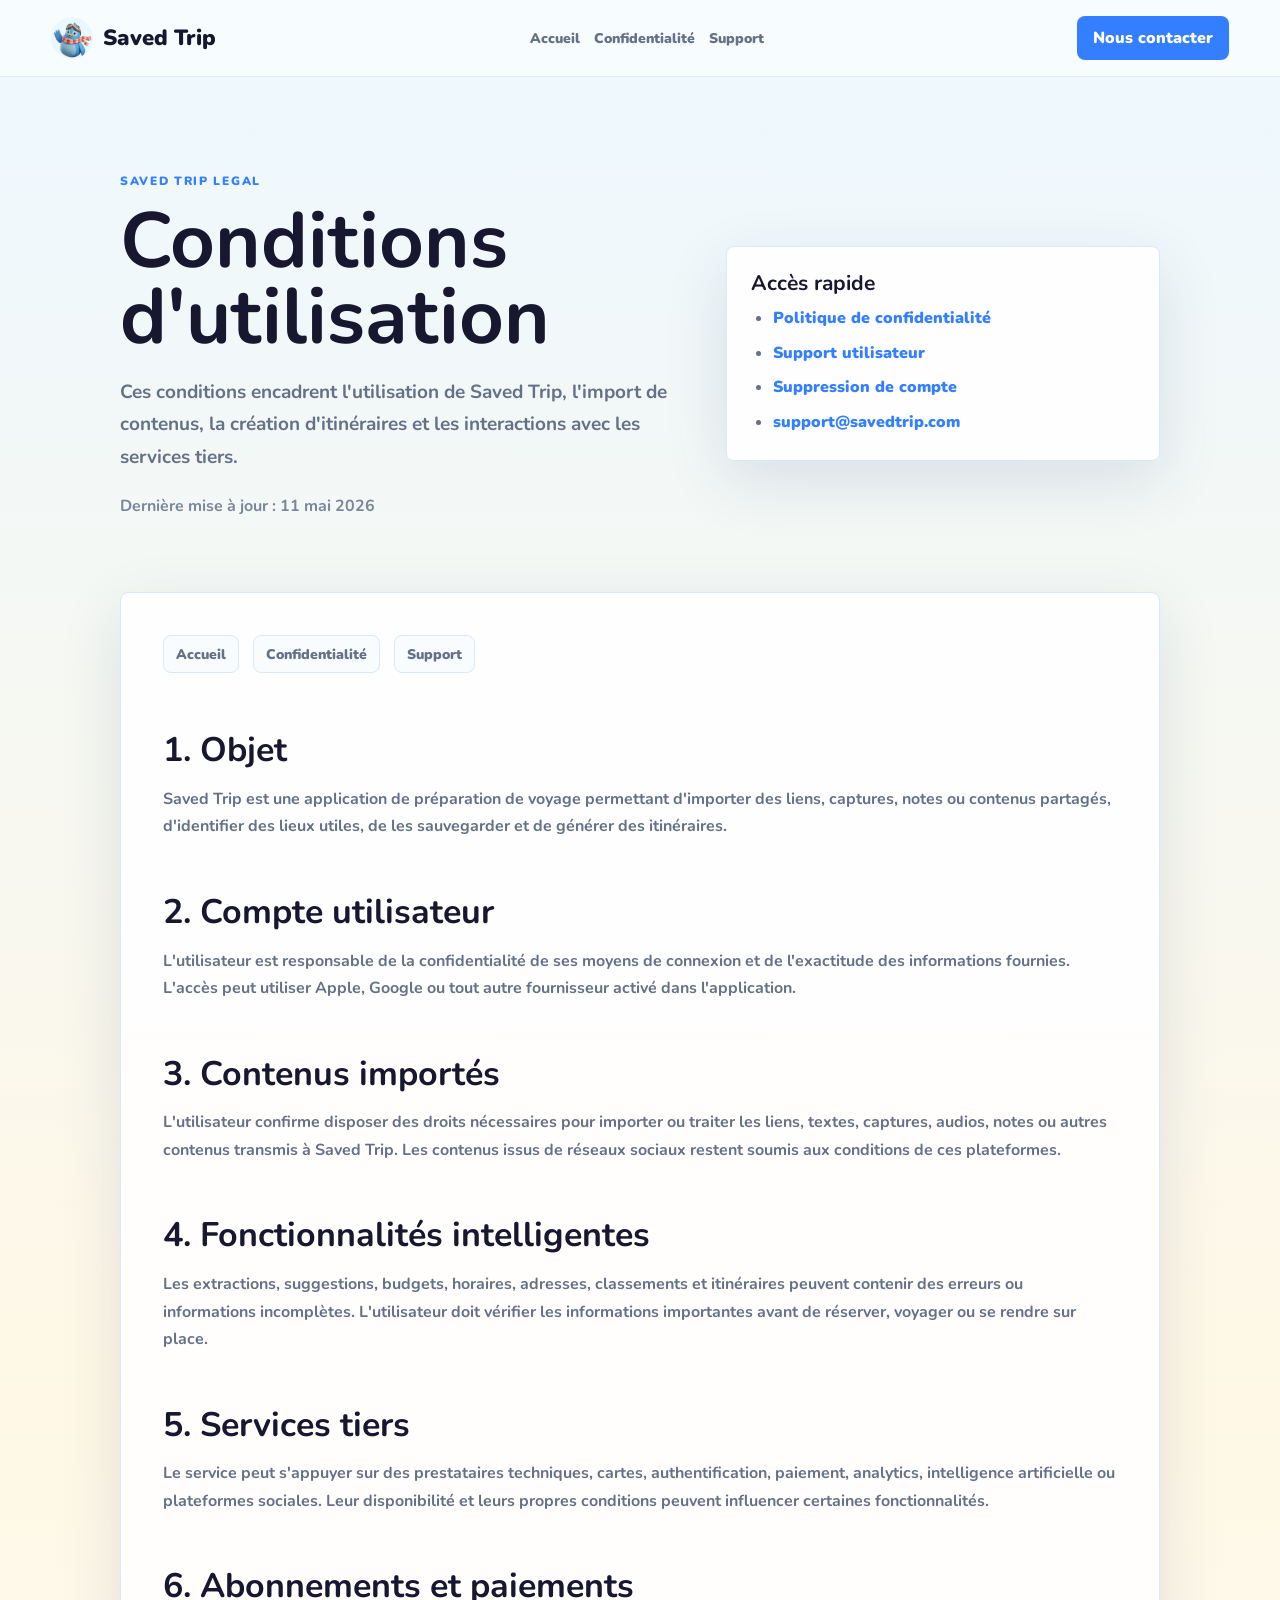
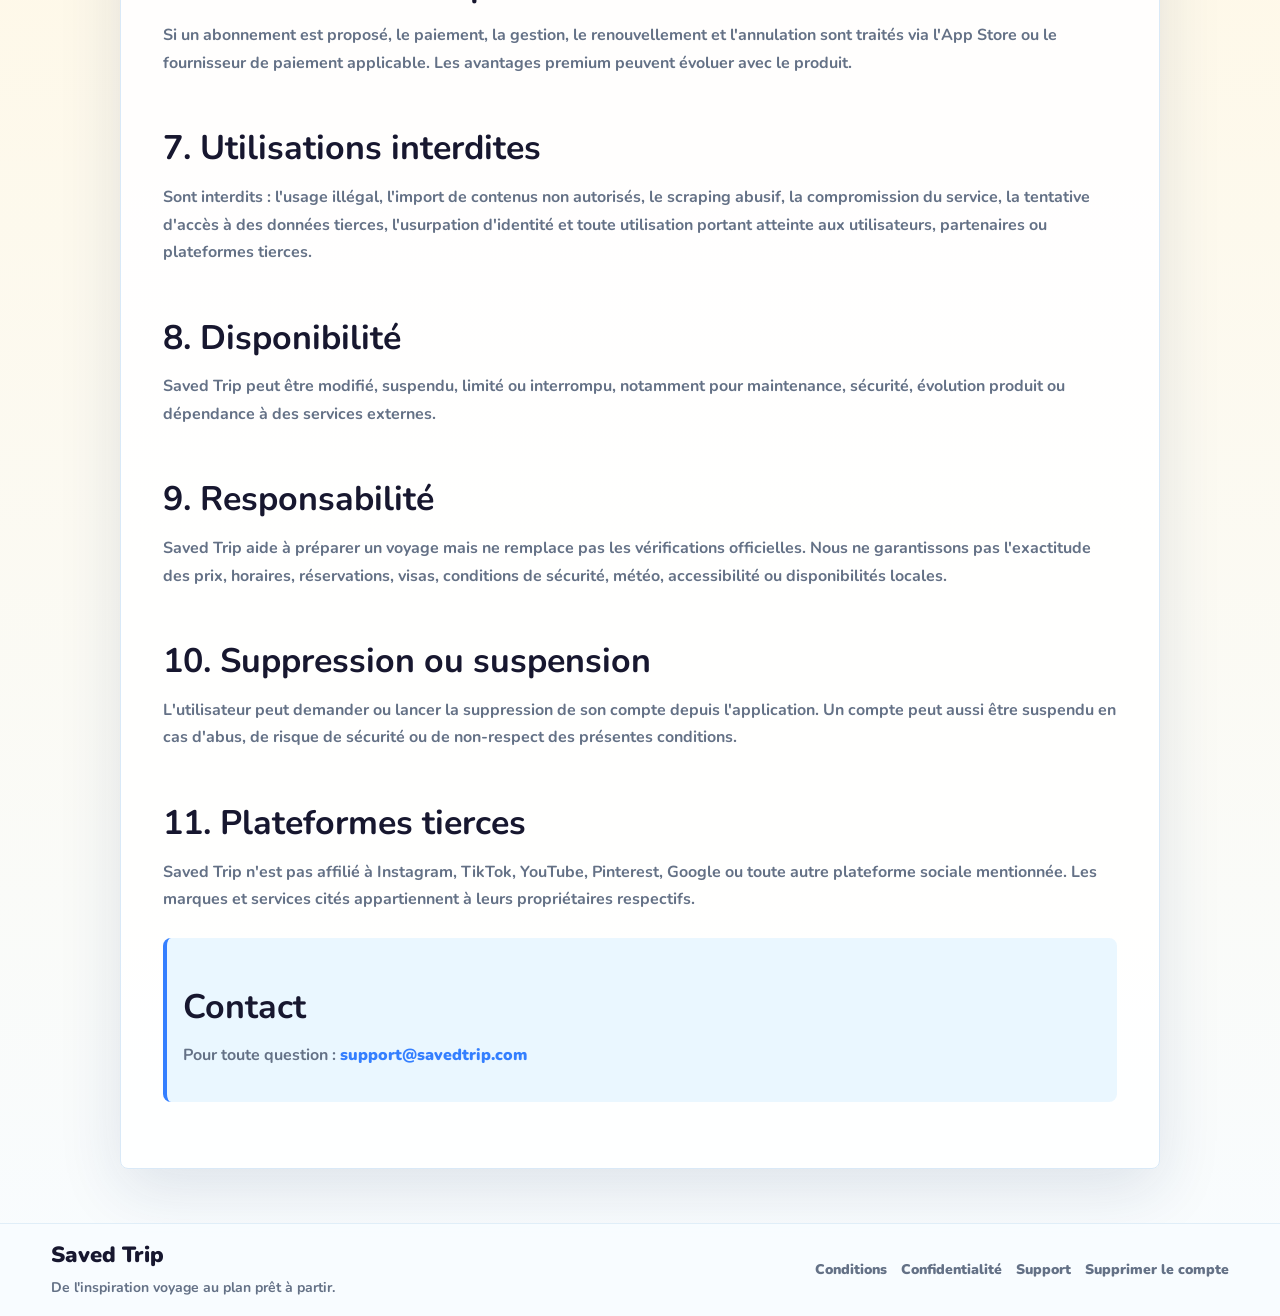
<file: terms.html>
<!doctype html>
<html lang="fr">
  <head>
    <meta charset="utf-8">
    <meta name="viewport" content="width=device-width, initial-scale=1">
    <title>Conditions d'utilisation | Saved Trip</title>
    <meta name="description" content="Conditions d'utilisation de Saved Trip.">
    <link rel="canonical" href="https://www.savedtrip.com/terms">
    <link rel="icon" href="/assets/pingui_welcome.png">
    <link rel="preconnect" href="https://fonts.googleapis.com">
    <link rel="preconnect" href="https://fonts.gstatic.com" crossorigin>
    <link href="https://fonts.googleapis.com/css2?family=Nunito:wght@400;600;700;800;900&display=swap" rel="stylesheet">
    <link rel="stylesheet" href="/legal.css">
  </head>
  <body>
    <header class="site-header">
      <a class="brand" href="/">
        <img src="/assets/pingui_welcome.png" alt="">
        <span>Saved Trip</span>
      </a>
      <nav class="nav-links" aria-label="Navigation">
        <a href="/">Accueil</a>
        <a href="/privacy">Confidentialité</a>
        <a href="/support">Support</a>
      </nav>
      <a class="header-cta" href="mailto:support@savedtrip.com?subject=Question%20conditions%20Saved%20Trip">Nous contacter</a>
    </header>

    <main>
      <section class="wrap hero">
        <div class="hero-grid">
          <div>
            <p class="eyebrow">Saved Trip Legal</p>
            <h1>Conditions d'utilisation</h1>
            <p class="lead">
              Ces conditions encadrent l'utilisation de Saved Trip, l'import de contenus, la création d'itinéraires et les interactions avec les services tiers.
            </p>
            <p class="meta">Dernière mise à jour : 11 mai 2026</p>
          </div>
          <aside class="hero-card">
            <h3>Accès rapide</h3>
            <ul>
              <li><a href="/privacy">Politique de confidentialité</a></li>
          <li><a href="/support">Support utilisateur</a></li>
          <li><a href="/delete-account">Suppression de compte</a></li>
              <li><a href="mailto:support@savedtrip.com">support@savedtrip.com</a></li>
            </ul>
          </aside>
        </div>
      </section>

      <article class="wrap content-card">
        <nav class="top-links" aria-label="Pages publiques">
          <a class="chip" href="/">Accueil</a>
          <a class="chip" href="/privacy">Confidentialité</a>
          <a class="chip" href="/support">Support</a>
        </nav>

        <section class="section">
          <h2>1. Objet</h2>
          <p>
            Saved Trip est une application de préparation de voyage permettant d'importer des liens, captures, notes ou contenus partagés, d'identifier des lieux utiles, de les sauvegarder et de générer des itinéraires.
          </p>
        </section>

        <section class="section">
          <h2>2. Compte utilisateur</h2>
          <p>
            L'utilisateur est responsable de la confidentialité de ses moyens de connexion et de l'exactitude des informations fournies. L'accès peut utiliser Apple, Google ou tout autre fournisseur activé dans l'application.
          </p>
        </section>

        <section class="section">
          <h2>3. Contenus importés</h2>
          <p>
            L'utilisateur confirme disposer des droits nécessaires pour importer ou traiter les liens, textes, captures, audios, notes ou autres contenus transmis à Saved Trip. Les contenus issus de réseaux sociaux restent soumis aux conditions de ces plateformes.
          </p>
        </section>

        <section class="section">
          <h2>4. Fonctionnalités intelligentes</h2>
          <p>
            Les extractions, suggestions, budgets, horaires, adresses, classements et itinéraires peuvent contenir des erreurs ou informations incomplètes. L'utilisateur doit vérifier les informations importantes avant de réserver, voyager ou se rendre sur place.
          </p>
        </section>

        <section class="section">
          <h2>5. Services tiers</h2>
          <p>
            Le service peut s'appuyer sur des prestataires techniques, cartes, authentification, paiement, analytics, intelligence artificielle ou plateformes sociales. Leur disponibilité et leurs propres conditions peuvent influencer certaines fonctionnalités.
          </p>
        </section>

        <section class="section">
          <h2>6. Abonnements et paiements</h2>
          <p>
            Si un abonnement est proposé, le paiement, la gestion, le renouvellement et l'annulation sont traités via l'App Store ou le fournisseur de paiement applicable. Les avantages premium peuvent évoluer avec le produit.
          </p>
        </section>

        <section class="section">
          <h2>7. Utilisations interdites</h2>
          <p>
            Sont interdits : l'usage illégal, l'import de contenus non autorisés, le scraping abusif, la compromission du service, la tentative d'accès à des données tierces, l'usurpation d'identité et toute utilisation portant atteinte aux utilisateurs, partenaires ou plateformes tierces.
          </p>
        </section>

        <section class="section">
          <h2>8. Disponibilité</h2>
          <p>
            Saved Trip peut être modifié, suspendu, limité ou interrompu, notamment pour maintenance, sécurité, évolution produit ou dépendance à des services externes.
          </p>
        </section>

        <section class="section">
          <h2>9. Responsabilité</h2>
          <p>
            Saved Trip aide à préparer un voyage mais ne remplace pas les vérifications officielles. Nous ne garantissons pas l'exactitude des prix, horaires, réservations, visas, conditions de sécurité, météo, accessibilité ou disponibilités locales.
          </p>
        </section>

        <section class="section">
          <h2>10. Suppression ou suspension</h2>
          <p>
            L'utilisateur peut demander ou lancer la suppression de son compte depuis l'application. Un compte peut aussi être suspendu en cas d'abus, de risque de sécurité ou de non-respect des présentes conditions.
          </p>
        </section>

        <section class="section">
          <h2>11. Plateformes tierces</h2>
          <p>
            Saved Trip n'est pas affilié à Instagram, TikTok, YouTube, Pinterest, Google ou toute autre plateforme sociale mentionnée. Les marques et services cités appartiennent à leurs propriétaires respectifs.
          </p>
        </section>

        <section class="notice">
          <h2>Contact</h2>
          <p>Pour toute question : <a href="mailto:support@savedtrip.com">support@savedtrip.com</a></p>
        </section>
      </article>
    </main>

    <footer class="site-footer">
      <div>
        <a class="footer-brand" href="/">Saved Trip</a>
        <p>De l'inspiration voyage au plan prêt à partir.</p>
      </div>
      <nav class="footer-links" aria-label="Pages publiques">
        <a href="/terms">Conditions</a>
        <a href="/privacy">Confidentialité</a>
        <a href="/support">Support</a>
        <a href="/delete-account">Supprimer le compte</a>
      </nav>
    </footer>
  </body>
</html>
</file>
<file: styles.css>
:root {
  --ink: #17172f;
  --muted: #647186;
  --line: #d9e9f7;
  --blue: #347fff;
  --blue-dark: #1254c8;
  --sky: #eaf7ff;
  --mint: #dff8ee;
  --amber: #ffe5ac;
  --coral: #ff6b4a;
  --green: #1fbf75;
  --white: #ffffff;
  --soft: #f8fcff;
  --shadow: 0 22px 70px rgba(24, 52, 96, 0.14);
  color-scheme: light;
  font-family: "Nunito", system-ui, -apple-system, BlinkMacSystemFont, "Segoe UI", sans-serif;
}

* {
  box-sizing: border-box;
}

html {
  scroll-behavior: smooth;
}

body {
  margin: 0;
  color: var(--ink);
  background: linear-gradient(180deg, #edf8ff 0%, #fff8e6 45%, #f8fcff 100%);
}

img {
  display: block;
  max-width: 100%;
}

a {
  color: inherit;
  text-decoration: none;
}

h1,
h2,
h3,
p,
dl,
dd {
  margin-top: 0;
}

p {
  color: var(--muted);
  font-weight: 700;
  line-height: 1.65;
}

.site-header {
  position: sticky;
  top: 0;
  z-index: 30;
  display: flex;
  align-items: center;
  justify-content: space-between;
  gap: 22px;
  padding: 14px clamp(18px, 4vw, 56px);
  border-bottom: 1px solid rgba(217, 233, 247, 0.78);
  background: rgba(248, 252, 255, 0.88);
  backdrop-filter: blur(18px);
}

.brand,
.footer-brand {
  display: inline-flex;
  align-items: center;
  gap: 10px;
  font-size: 22px;
  font-weight: 900;
}

.brand-mark {
  width: 42px;
  height: 42px;
  border-radius: 50%;
  background: var(--sky);
  object-fit: contain;
}

.nav-links,
.footer-links {
  display: flex;
  align-items: center;
  gap: 22px;
  color: var(--muted);
  font-size: 14px;
  font-weight: 900;
}

.nav-links a:hover,
.footer-links a:hover {
  color: var(--blue);
}

.header-cta,
.primary-action,
.secondary-action {
  display: inline-flex;
  min-height: 46px;
  align-items: center;
  justify-content: center;
  border-radius: 8px;
  padding: 0 18px;
  font-weight: 900;
  white-space: nowrap;
}

.header-cta,
.primary-action {
  color: var(--white);
  background: var(--blue);
  box-shadow: 0 12px 28px rgba(52, 127, 255, 0.24);
}

.header-cta:hover,
.primary-action:hover {
  background: var(--blue-dark);
}

.secondary-action {
  color: var(--blue-dark);
  background: rgba(255, 255, 255, 0.86);
  border: 1px solid var(--line);
}

.hero-section {
  position: relative;
  display: grid;
  grid-template-columns: minmax(0, 1.02fr) minmax(320px, 0.78fr);
  gap: clamp(32px, 5vw, 74px);
  align-items: center;
  overflow: hidden;
  padding: clamp(58px, 8vw, 92px) clamp(20px, 5vw, 76px) clamp(54px, 7vw, 82px);
}

.hero-bg {
  position: absolute;
  inset: 0;
  width: 100%;
  height: 100%;
  object-fit: cover;
  opacity: 0.48;
}

.hero-section::after {
  content: "";
  position: absolute;
  inset: 0;
  background: linear-gradient(90deg, rgba(237, 248, 255, 0.98), rgba(237, 248, 255, 0.74) 58%, rgba(255, 248, 230, 0.9));
}

.hero-content,
.product-stage {
  position: relative;
  z-index: 1;
}

.kicker {
  margin: 0 0 12px;
  color: var(--blue);
  font-size: 12px;
  font-weight: 900;
  letter-spacing: 0.14em;
  text-transform: uppercase;
}

h1 {
  margin-bottom: 18px;
  font-size: clamp(66px, 11vw, 142px);
  line-height: 0.86;
  font-weight: 900;
  letter-spacing: 0;
}

h2 {
  margin-bottom: 16px;
  font-size: clamp(32px, 5vw, 58px);
  line-height: 1.02;
  font-weight: 900;
  letter-spacing: 0;
}

h3 {
  margin-bottom: 8px;
  font-size: 21px;
  line-height: 1.18;
  font-weight: 900;
}

.hero-lead {
  max-width: 720px;
  margin-bottom: 26px;
  color: #435068;
  font-size: clamp(18px, 2.2vw, 24px);
  line-height: 1.5;
}

.hero-actions,
.final-actions {
  display: flex;
  flex-wrap: wrap;
  gap: 12px;
}

.hero-proof {
  display: grid;
  grid-template-columns: repeat(3, minmax(0, 1fr));
  gap: 10px;
  max-width: 720px;
  margin: 30px 0 0;
}

.hero-proof div,
.audience-grid article,
.workflow-card,
.feature-stack article,
.business-grid article,
.trust-grid article {
  border: 1px solid rgba(217, 233, 247, 0.92);
  border-radius: 8px;
  background: rgba(255, 255, 255, 0.86);
  box-shadow: 0 14px 40px rgba(24, 52, 96, 0.08);
}

.hero-proof div {
  padding: 14px;
}

.hero-proof dt {
  color: var(--ink);
  font-size: 19px;
  font-weight: 900;
}

.hero-proof dd {
  margin-bottom: 0;
  color: var(--muted);
  font-size: 13px;
  font-weight: 800;
}

.product-stage {
  display: flex;
  justify-content: center;
}

.phone-frame {
  position: relative;
  width: min(370px, 88vw);
  min-height: 668px;
  border: 14px solid #141528;
  border-radius: 42px;
  background: #141528;
  box-shadow: var(--shadow);
}

.phone-notch {
  position: absolute;
  top: 12px;
  left: 50%;
  width: 116px;
  height: 34px;
  transform: translateX(-50%);
  border-radius: 999px;
  background: #05060c;
  z-index: 2;
}

.app-screen {
  min-height: 640px;
  overflow: hidden;
  border-radius: 28px;
  padding: 76px 18px 18px;
  background: var(--sky) url("/assets/home_background_design.png") center / cover;
}

.screen-top span,
.screen-top small {
  display: block;
}

.screen-top span {
  font-size: 32px;
  font-weight: 900;
}

.screen-top small {
  color: var(--muted);
  font-size: 15px;
  font-weight: 800;
}

.screen-search {
  margin: 22px 0;
  border-radius: 8px;
  padding: 16px;
  color: #9aa7bc;
  background: rgba(255, 255, 255, 0.92);
  font-weight: 900;
}

.saved-grid {
  display: grid;
  grid-template-columns: repeat(2, minmax(0, 1fr));
  gap: 12px;
}

.saved-grid article {
  position: relative;
  min-height: 196px;
  overflow: hidden;
  border-radius: 8px;
  background: #dceefe;
}

.saved-grid img {
  width: 100%;
  height: 196px;
  object-fit: cover;
}

.saved-grid span {
  position: absolute;
  left: 10px;
  right: 10px;
  bottom: 10px;
  color: var(--white);
  font-weight: 900;
  text-shadow: 0 4px 18px rgba(0, 0, 0, 0.4);
}

.trip-card {
  margin-top: 14px;
  border-radius: 8px;
  padding: 16px;
  background: var(--white);
  box-shadow: 0 14px 32px rgba(24, 52, 96, 0.12);
}

.trip-card strong,
.trip-card span {
  display: block;
}

.trip-card span {
  color: var(--muted);
  font-size: 14px;
  font-weight: 800;
}

.mascot-note {
  position: absolute;
  right: 0;
  bottom: 38px;
  display: flex;
  align-items: center;
  gap: 10px;
  max-width: 286px;
  border: 1px solid rgba(217, 233, 247, 0.94);
  border-radius: 8px;
  padding: 12px;
  background: rgba(255, 255, 255, 0.92);
  box-shadow: var(--shadow);
  font-size: 14px;
  font-weight: 900;
}

.mascot-note img {
  width: 58px;
  height: 58px;
  object-fit: contain;
}

.section {
  padding: clamp(64px, 9vw, 112px) clamp(20px, 5vw, 76px);
}

.section-heading {
  max-width: 880px;
  margin-bottom: 34px;
}

.section-heading p {
  max-width: 760px;
  font-size: 18px;
}

.problem-section {
  background: var(--soft);
}

.audience-grid,
.workflow-grid,
.business-grid,
.trust-grid {
  display: grid;
  gap: 16px;
}

.audience-grid {
  grid-template-columns: repeat(3, minmax(0, 1fr));
}

.audience-grid article,
.business-grid article,
.trust-grid article {
  padding: 24px;
}

.card-label,
.step,
.feature-stack span,
.business-grid span {
  display: inline-flex;
  align-items: center;
  justify-content: center;
  min-height: 30px;
  margin-bottom: 16px;
  border-radius: 8px;
  padding: 0 10px;
  color: var(--blue-dark);
  background: #e8f2ff;
  font-size: 12px;
  font-weight: 900;
  letter-spacing: 0.08em;
  text-transform: uppercase;
}

.audience-grid article:nth-child(2) .card-label,
.business-grid article:nth-child(3) span {
  color: #08764a;
  background: var(--mint);
}

.audience-grid article:nth-child(3) .card-label,
.business-grid article:nth-child(4) span {
  color: #925f00;
  background: var(--amber);
}

.workflow-section {
  background: linear-gradient(135deg, #eaf7ff, #fff8e6);
}

.workflow-grid {
  grid-template-columns: repeat(4, minmax(0, 1fr));
}

.workflow-card {
  padding: 22px;
}

.workflow-card img {
  width: 122px;
  height: 122px;
  margin-bottom: 10px;
  object-fit: contain;
}

.step {
  color: var(--white);
  background: var(--ink);
}

.product-section {
  display: grid;
  grid-template-columns: minmax(0, 1.05fr) minmax(320px, 0.95fr);
  gap: clamp(28px, 5vw, 62px);
  align-items: center;
  background: var(--white);
}

.media-panel {
  position: relative;
  min-height: 590px;
  overflow: hidden;
  border-radius: 8px;
  box-shadow: var(--shadow);
}

.media-panel img {
  width: 100%;
  height: 100%;
  min-height: 590px;
  object-fit: cover;
}

.media-panel::after {
  content: "";
  position: absolute;
  inset: 0;
  background: linear-gradient(180deg, rgba(23, 23, 47, 0.04), rgba(23, 23, 47, 0.72));
}

.media-caption {
  position: absolute;
  left: 24px;
  right: 24px;
  bottom: 24px;
  z-index: 1;
  color: var(--white);
}

.media-caption span,
.media-caption strong {
  display: block;
}

.media-caption span {
  margin-bottom: 8px;
  font-size: 12px;
  font-weight: 900;
  letter-spacing: 0.14em;
  text-transform: uppercase;
}

.media-caption strong {
  max-width: 560px;
  font-size: clamp(28px, 4vw, 44px);
  line-height: 1.05;
}

.feature-stack {
  display: grid;
  gap: 14px;
  margin-top: 22px;
}

.feature-stack article {
  padding: 20px;
}

.feature-stack span {
  color: var(--white);
  background: var(--blue);
}

.feature-stack article:nth-child(2) span {
  background: var(--green);
}

.feature-stack article:nth-child(3) span {
  background: var(--coral);
}

.partner-section {
  display: grid;
  grid-template-columns: minmax(0, 0.82fr) minmax(0, 1.18fr);
  gap: clamp(30px, 5vw, 66px);
  align-items: start;
  background: #15213a;
  color: var(--white);
}

.partner-section p {
  color: #c5d1e1;
}

.partner-copy {
  position: sticky;
  top: 104px;
}

.business-grid {
  grid-template-columns: repeat(2, minmax(0, 1fr));
}

.business-grid article {
  border-color: rgba(255, 255, 255, 0.14);
  background: rgba(255, 255, 255, 0.08);
  box-shadow: none;
}

.business-grid p {
  color: #c5d1e1;
}

.trust-section {
  background: var(--soft);
}

.trust-grid {
  grid-template-columns: repeat(4, minmax(0, 1fr));
}

.trust-grid a {
  color: var(--blue);
  font-weight: 900;
}

.final-cta {
  display: flex;
  align-items: center;
  justify-content: space-between;
  gap: 32px;
  background: linear-gradient(135deg, #dff8ee, #eaf7ff 50%, #fff4d6);
}

.final-cta > div:first-child {
  max-width: 780px;
}

.site-footer {
  display: flex;
  justify-content: space-between;
  gap: 28px;
  padding: 28px clamp(20px, 5vw, 76px);
  border-top: 1px solid var(--line);
  background: var(--white);
}

.site-footer p {
  margin: 6px 0 0;
  font-size: 14px;
}

.footer-links {
  justify-content: flex-end;
  flex-wrap: wrap;
}

@media (max-width: 1040px) {
  .nav-links {
    display: none;
  }

  .hero-section,
  .product-section,
  .partner-section {
    grid-template-columns: 1fr;
  }

  .product-stage {
    justify-content: flex-start;
  }

  .partner-copy {
    position: static;
  }

  .audience-grid,
  .workflow-grid,
  .trust-grid {
    grid-template-columns: 1fr 1fr;
  }
}

@media (max-width: 700px) {
  .site-header {
    padding-inline: 14px;
  }

  .brand span {
    font-size: 20px;
  }

  .header-cta {
    min-height: 42px;
    padding-inline: 12px;
    font-size: 13px;
  }

  .hero-section {
    padding-top: 42px;
  }

  h1 {
    font-size: clamp(58px, 20vw, 86px);
  }

  h2 {
    font-size: clamp(30px, 11vw, 42px);
  }

  .hero-proof,
  .audience-grid,
  .workflow-grid,
  .business-grid,
  .trust-grid {
    grid-template-columns: 1fr;
  }

  .phone-frame {
    min-height: 610px;
    border-radius: 34px;
  }

  .app-screen {
    min-height: 582px;
    border-radius: 24px;
  }

  .mascot-note {
    position: static;
    margin-top: 14px;
  }

  .saved-grid article,
  .saved-grid img {
    min-height: 168px;
    height: 168px;
  }

  .media-panel,
  .media-panel img {
    min-height: 430px;
  }

  .final-cta,
  .site-footer {
    align-items: flex-start;
    flex-direction: column;
  }

  .footer-links {
    justify-content: flex-start;
  }
}
</file>
<file: legal.css>
:root {
  --ink: #17172f;
  --muted: #647186;
  --line: #d9e9f7;
  --blue: #347fff;
  --blue-dark: #1254c8;
  --sky: #eaf7ff;
  --amber: #ffe5ac;
  --white: #ffffff;
  --soft: #f8fcff;
  --shadow: 0 20px 64px rgba(24, 52, 96, 0.12);
  color-scheme: light;
  font-family: "Nunito", system-ui, -apple-system, BlinkMacSystemFont, "Segoe UI", sans-serif;
}

* {
  box-sizing: border-box;
}

body {
  margin: 0;
  color: var(--ink);
  background: linear-gradient(180deg, #edf8ff 0%, #fff8e6 48%, #f8fcff 100%);
}

a {
  color: var(--blue);
  font-weight: 900;
  text-decoration: none;
}

a:hover {
  color: var(--blue-dark);
}

p,
li {
  color: var(--muted);
  font-weight: 700;
  line-height: 1.72;
}

.site-header,
.site-footer {
  display: flex;
  align-items: center;
  justify-content: space-between;
  gap: 22px;
  padding: 16px clamp(18px, 4vw, 56px);
  background: rgba(248, 252, 255, 0.9);
  border-bottom: 1px solid rgba(217, 233, 247, 0.78);
  backdrop-filter: blur(18px);
}

.site-header {
  position: sticky;
  top: 0;
  z-index: 20;
}

.brand,
.footer-brand {
  display: inline-flex;
  align-items: center;
  gap: 10px;
  color: var(--ink);
  font-size: 22px;
  font-weight: 900;
}

.brand img {
  width: 42px;
  height: 42px;
  border-radius: 50%;
  background: var(--sky);
  object-fit: contain;
}

.nav-links,
.footer-links,
.top-links {
  display: flex;
  align-items: center;
  flex-wrap: wrap;
  gap: 14px;
}

.nav-links a,
.footer-links a,
.chip {
  color: var(--muted);
  font-size: 14px;
  font-weight: 900;
}

.nav-links a:hover,
.footer-links a:hover,
.chip:hover {
  color: var(--blue);
}

.header-cta,
.button {
  display: inline-flex;
  min-height: 44px;
  align-items: center;
  justify-content: center;
  border-radius: 8px;
  padding: 0 16px;
  color: var(--white);
  background: var(--blue);
  font-weight: 900;
  white-space: nowrap;
}

.button.secondary {
  color: var(--blue-dark);
  background: var(--sky);
}

.wrap {
  width: min(1040px, calc(100% - 32px));
  margin: 0 auto;
}

.hero {
  padding: clamp(56px, 8vw, 94px) 0 28px;
}

.hero-grid {
  display: grid;
  grid-template-columns: minmax(0, 0.95fr) minmax(280px, 0.72fr);
  gap: 34px;
  align-items: center;
}

.eyebrow {
  margin: 0 0 12px;
  color: var(--blue);
  font-size: 12px;
  font-weight: 900;
  letter-spacing: 0.14em;
  text-transform: uppercase;
}

h1 {
  margin: 0 0 16px;
  font-size: clamp(42px, 8vw, 78px);
  line-height: 0.98;
  letter-spacing: 0;
}

h2 {
  margin: 34px 0 10px;
  font-size: clamp(24px, 4vw, 34px);
  line-height: 1.14;
  letter-spacing: 0;
}

h3 {
  margin: 0 0 8px;
  font-size: 21px;
  line-height: 1.16;
}

.lead {
  max-width: 720px;
  font-size: 19px;
}

.meta {
  margin-top: 10px;
  color: #7a879a;
}

.hero-card,
.content-card,
.support-card,
.panel {
  border: 1px solid var(--line);
  border-radius: 8px;
  background: rgba(255, 255, 255, 0.92);
  box-shadow: var(--shadow);
}

.hero-card {
  padding: 24px;
}

.hero-card ul {
  margin-bottom: 0;
}

.content-card {
  margin: 28px auto 54px;
  padding: clamp(24px, 4vw, 42px);
}

.top-links {
  margin-bottom: 22px;
}

.chip {
  display: inline-flex;
  min-height: 38px;
  align-items: center;
  border: 1px solid var(--line);
  border-radius: 8px;
  padding: 0 12px;
  background: var(--soft);
}

.section {
  padding-top: 2px;
}

ul {
  margin: 10px 0 0;
  padding-left: 22px;
}

li + li {
  margin-top: 7px;
}

.notice {
  margin: 24px 0;
  border-left: 4px solid var(--blue);
  border-radius: 8px;
  padding: 16px;
  background: var(--sky);
}

.support-grid,
.section-grid {
  display: grid;
  grid-template-columns: repeat(2, minmax(0, 1fr));
  gap: 16px;
  margin-top: 20px;
}

.support-card,
.panel {
  padding: 22px;
}

.actions {
  display: flex;
  flex-wrap: wrap;
  gap: 12px;
  margin-top: 22px;
}

.site-footer {
  border-top: 1px solid rgba(217, 233, 247, 0.78);
  border-bottom: 0;
}

.site-footer p {
  margin: 6px 0 0;
  font-size: 14px;
}

@media (max-width: 820px) {
  .nav-links {
    display: none;
  }

  .hero-grid,
  .support-grid,
  .section-grid {
    grid-template-columns: 1fr;
  }

  .site-footer {
    align-items: flex-start;
    flex-direction: column;
  }
}

@media (max-width: 560px) {
  .site-header {
    padding-inline: 14px;
  }

  .brand span {
    font-size: 20px;
  }

  .header-cta {
    min-height: 40px;
    padding-inline: 12px;
    font-size: 13px;
  }
}
</file>
